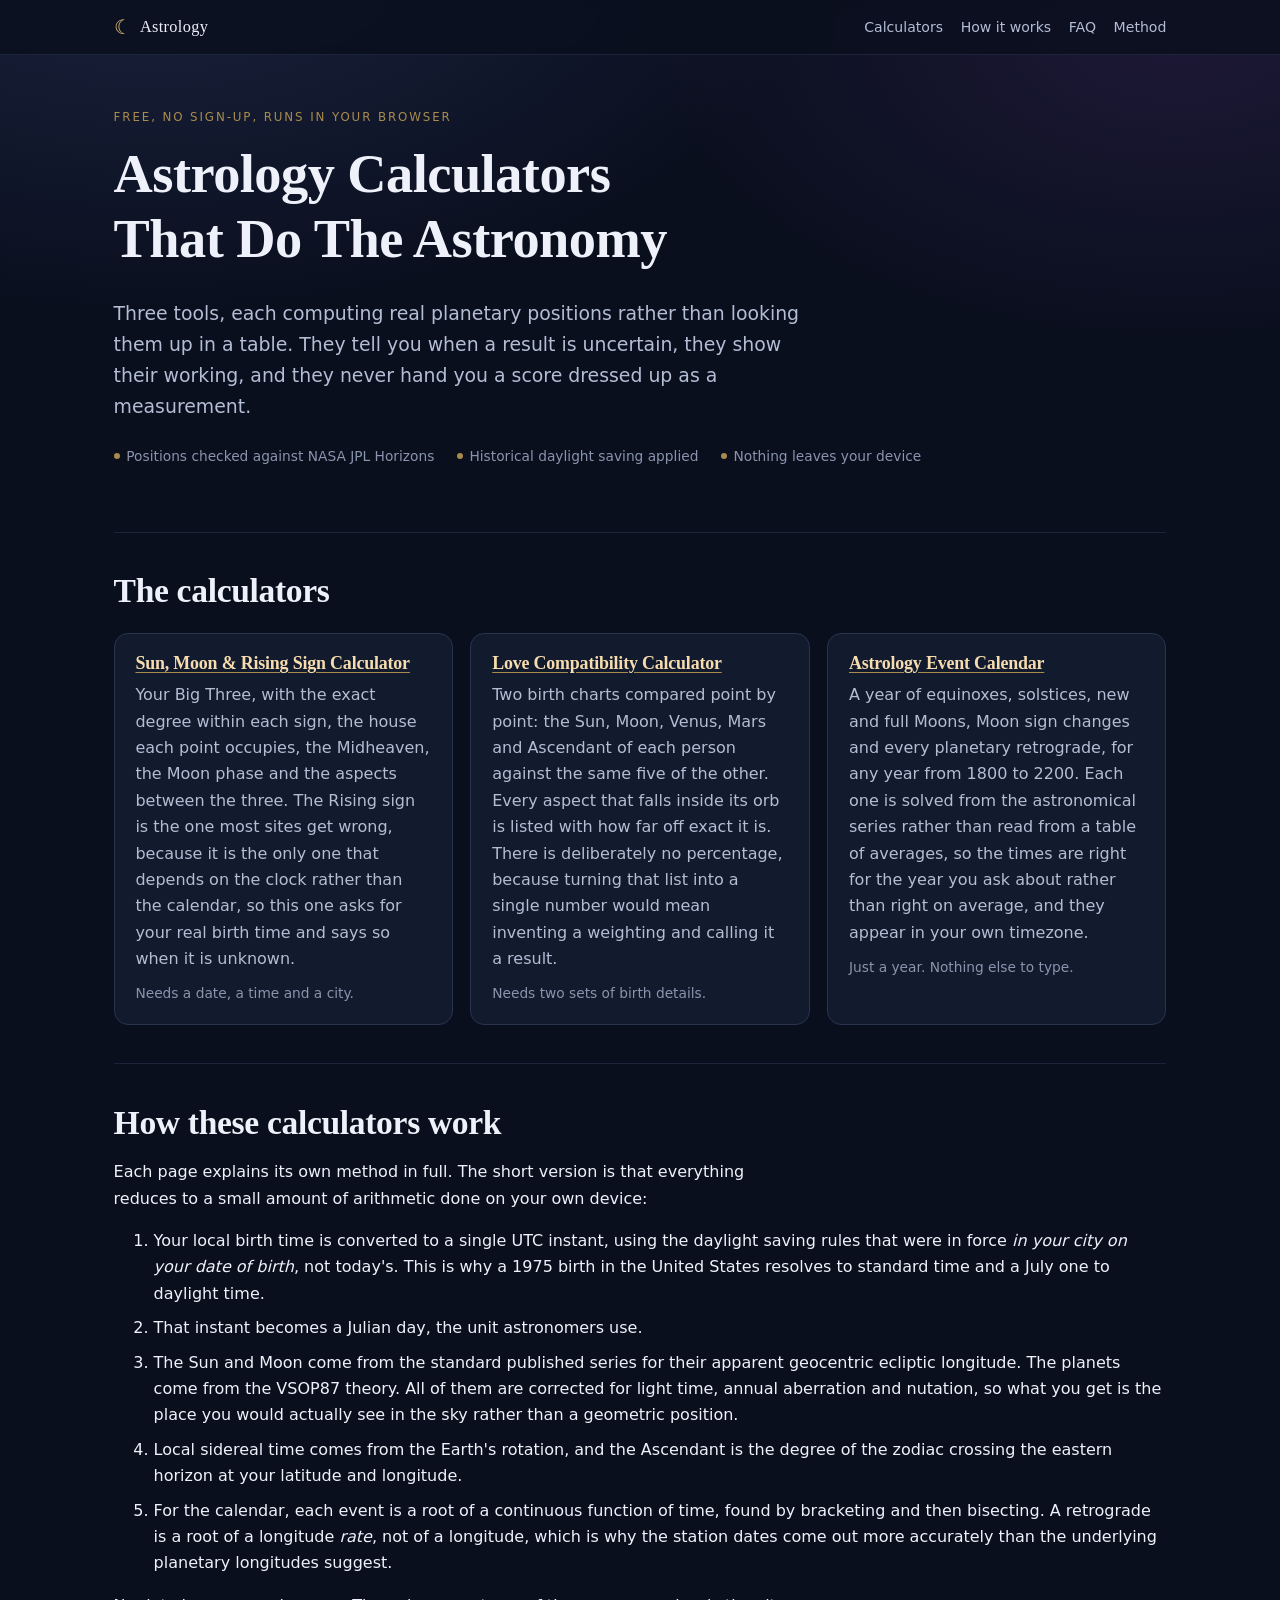
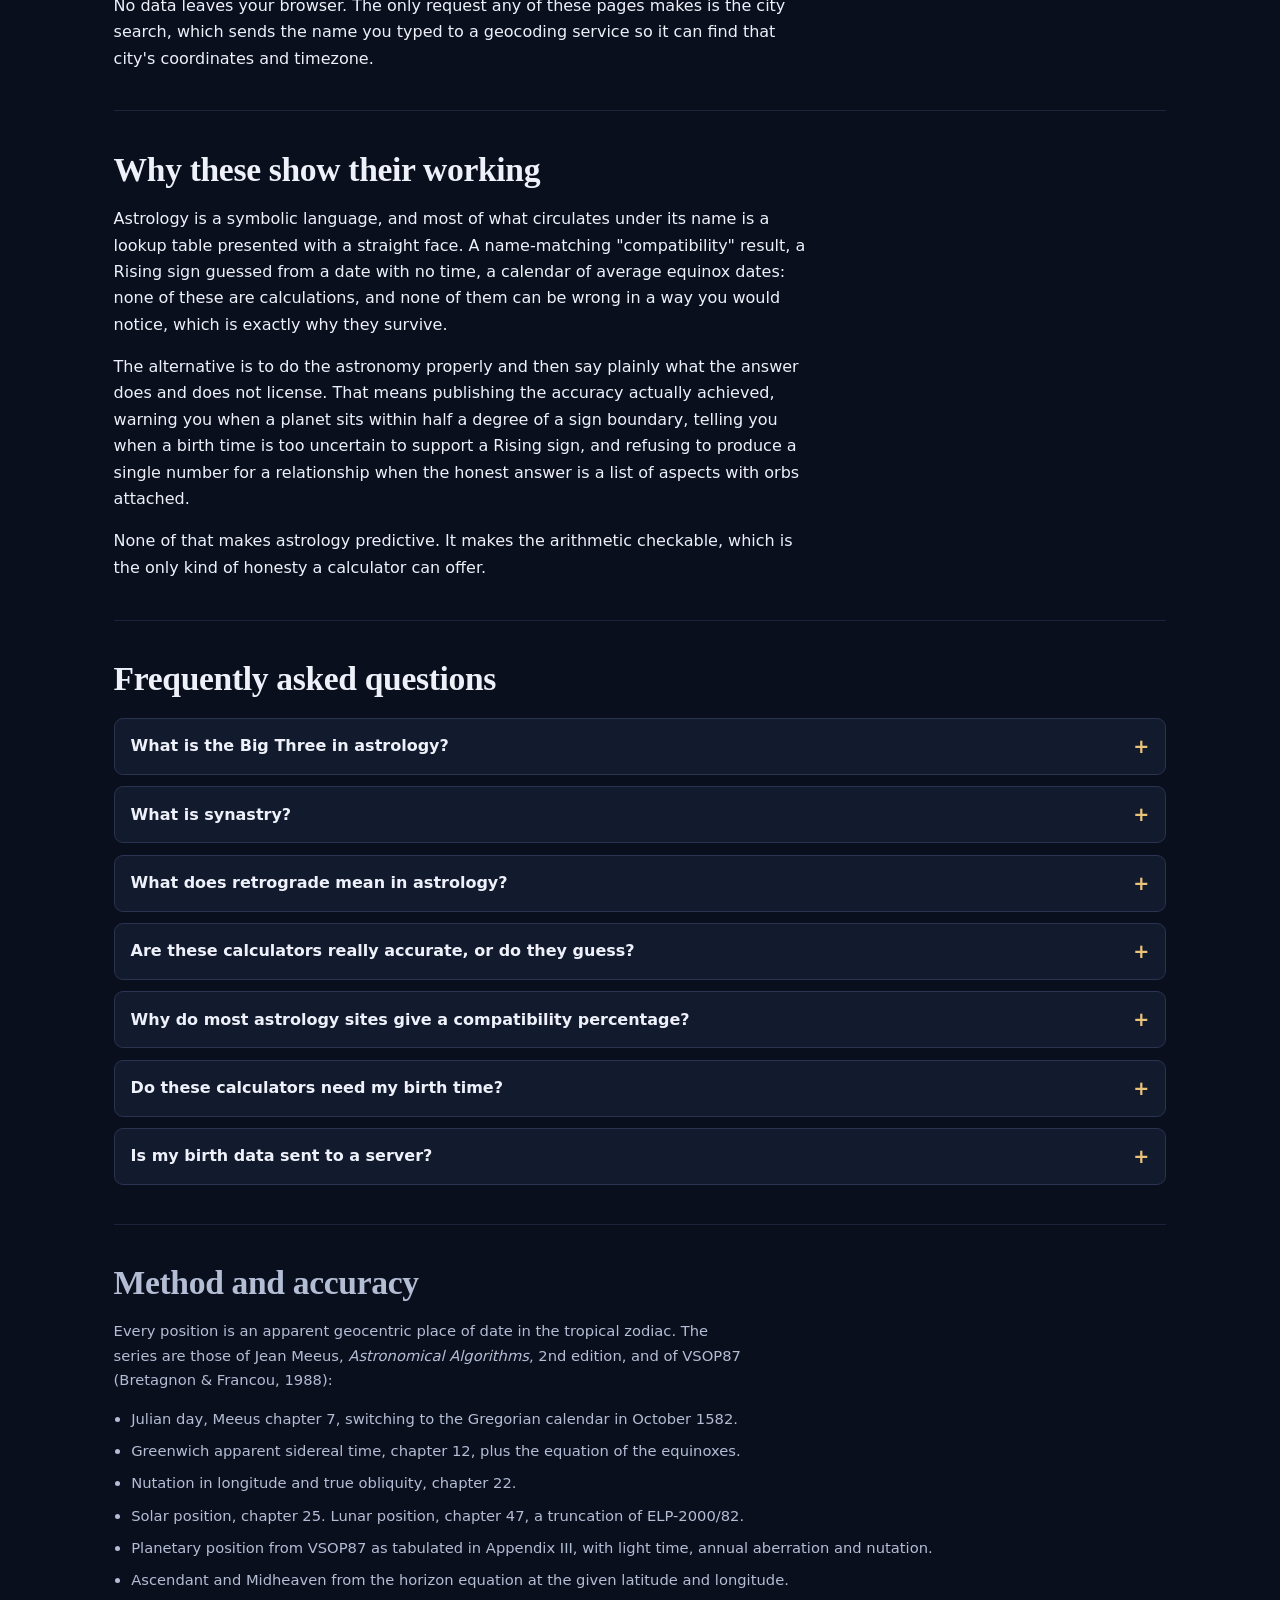
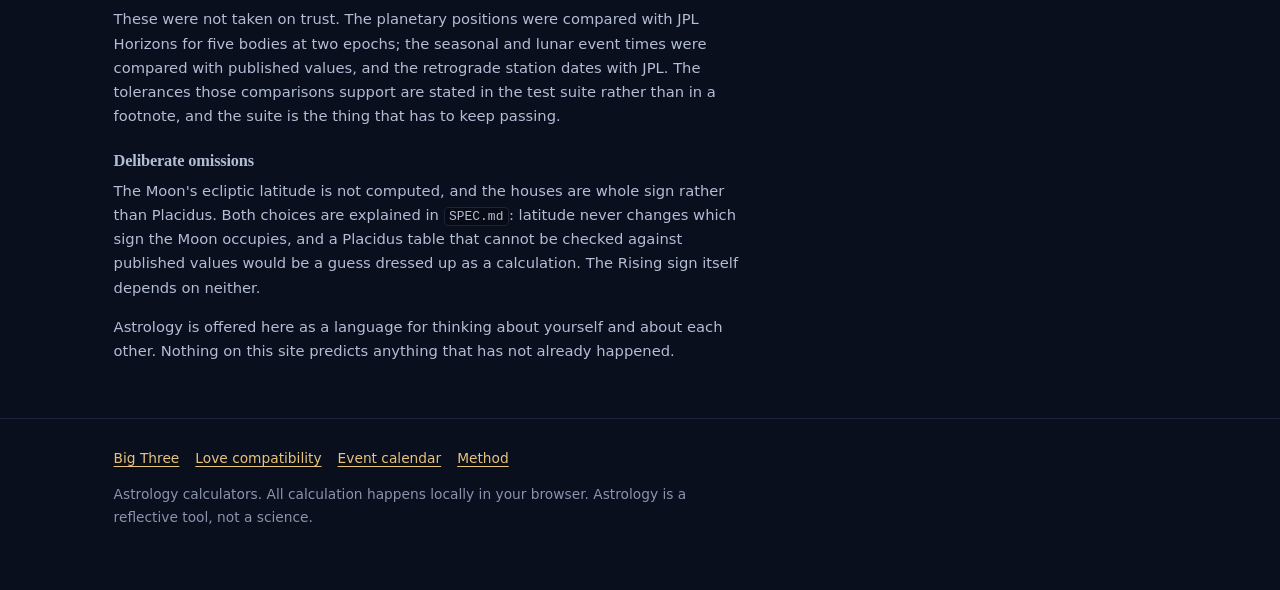
<file: index.html>
﻿<!DOCTYPE html>
<html lang="en">
<head>
<meta charset="utf-8">
<meta name="viewport" content="width=device-width, initial-scale=1">
<title>Astrology Calculators - Big Three, Compatibility, Calendar</title>
<meta name="description" content="Free astrology calculators that do the real astronomy: your Big Three, a two person compatibility comparison with no invented score, and an event calendar for any year.">
<meta name="theme-color" content="#0a0f1e">
<link rel="canonical" href="https://astrology-calculator-ebon.vercel.app/">

<script type="application/ld+json">
{
  "@context": "https://schema.org",
  "@graph": [
    {
      "@type": "WebSite",
      "@id": "https://astrology-calculator-ebon.vercel.app/#website",
      "name": "Astrology",
      "url": "https://astrology-calculator-ebon.vercel.app/",
      "description": "A small set of astrology calculators that compute real astronomical positions in the browser, and that show their working rather than handing back a score."
    },
    {
      "@type": "CollectionPage",
      "@id": "https://astrology-calculator-ebon.vercel.app/#tools",
      "url": "https://astrology-calculator-ebon.vercel.app/",
      "name": "Astrology calculators",
      "isPartOf": { "@id": "https://astrology-calculator-ebon.vercel.app/#website" },
      "about": [
        { "@type": "Thing", "name": "Sun, Moon and Rising sign calculator" },
        { "@type": "Thing", "name": "Love compatibility calculator" },
        { "@type": "Thing", "name": "Astrology event calendar" }
      ],
      "mainEntity": {
        "@type": "ItemList",
        "itemListOrder": "https://schema.org/ItemListOrderAscending",
        "numberOfItems": 3,
        "itemListElement": [
          {
            "@type": "ListItem",
            "position": 1,
            "name": "Sun, Moon & Rising Sign Calculator",
            "url": "https://astrology-calculator-ebon.vercel.app/tools/big-three/"
          },
          {
            "@type": "ListItem",
            "position": 2,
            "name": "Love Compatibility Calculator",
            "url": "https://astrology-calculator-ebon.vercel.app/tools/love-calculator/"
          },
          {
            "@type": "ListItem",
            "position": 3,
            "name": "Astrology Event Calendar",
            "url": "https://astrology-calculator-ebon.vercel.app/tools/astro-calendar/"
          }
        ]
      }
    },
    {
      "@type": "FAQPage",
      "@id": "https://astrology-calculator-ebon.vercel.app/#faq",
      "mainEntity": [
        {
          "@type": "Question",
          "name": "What is the Big Three in astrology?",
          "acceptedAnswer": {
            "@type": "Answer",
            "text": "The Big Three is the Sun sign, the Moon sign and the Rising sign, or Ascendant. The Sun is your conscious identity and sense of purpose. The Moon is what you need in order to feel safe. The Rising is the degree of the zodiac that was on the eastern horizon as you were born, and it describes the impression you make and the doorway through which you meet everything else in the chart."
          }
        },
        {
          "@type": "Question",
          "name": "What is synastry?",
          "acceptedAnswer": {
            "@type": "Answer",
            "text": "Synastry is the comparison of two birth charts with each other. The Sun, Moon, Venus, Mars and Ascendant of one chart are measured against the same five points of the other, and where the separation falls inside the orb of a known aspect, that is a real aspect between the two people. It is sometimes called a compatibility chart."
          }
        },
        {
          "@type": "Question",
          "name": "What does retrograde mean in astrology?",
          "acceptedAnswer": {
            "@type": "Answer",
            "text": "A planet is retrograde when, seen from Earth, it appears to drift backwards against the zodiac. It happens when the Earth's own orbital motion overtakes the planet's, which happens to the inner planets often and to the outer planets rarely. Mercury retrogrades about three times a year, Mars about every two years, and Jupiter and Saturn about once a year."
          }
        },
        {
          "@type": "Question",
          "name": "Are these calculators really accurate, or do they guess?",
          "acceptedAnswer": {
            "@type": "Answer",
            "text": "They compute real positions from published astronomical series, referred to Jean Meeus's Astronomical Algorithms and to the VSOP87 planetary theory, including light time, aberration and nutation. The Sun, Moon and planetary positions have been checked against NASA JPL Horizons, and the equinox, solstice, moon phase and retrograde dates this site publishes are checked against published values and JPL. Where something is deliberately left out, such as the Moon's ecliptic latitude, the page says so rather than quietly approximating."
          }
        },
        {
          "@type": "Question",
          "name": "Why do most astrology sites give a compatibility percentage?",
          "acceptedAnswer": {
            "@type": "Answer",
            "text": "Because a percentage is easy to display and hard to justify. Producing one means deciding how much a square should count against a trine, and that weighting is a choice rather than something found in the sky. A reader cannot tell a measurement from a preference once it is reduced to one number, so the compatibility tool here lists the actual aspects and their orbs instead."
          }
        },
        {
          "@type": "Question",
          "name": "Do these calculators need my birth time?",
          "acceptedAnswer": {
            "@type": "Answer",
            "text": "For the Rising sign, yes, and that is unavoidable: the Ascendant moves about fifteen degrees an hour, so two hours of uncertainty can span most of a sign. The Sun and Moon need only the date. Every tool here says plainly when a birth time is unknown rather than substituting noon and presenting the result as if it were real."
          }
        },
        {
          "@type": "Question",
          "name": "Is my birth data sent to a server?",
          "acceptedAnswer": {
            "@type": "Answer",
            "text": "No. Every calculation happens inside your own browser and nothing you type is uploaded. The only network request any of these pages makes is a search for the city name you typed, sent to the Open-Meteo geocoding service, so it can find that city's coordinates and timezone. No name is ever stored."
          }
        }
      ]
    }
  ]
}
</script>

<link rel="stylesheet" href="css/styles.css">
</head>
<body>
<a class="skip-link" href="#tools">Skip to the calculators</a>

<header class="site-header">
  <div class="wrap">
    <a class="brand" href="./"><span aria-hidden="true">&#9790;</span> Astrology</a>
    <nav class="site-nav" aria-label="Sections">
      <a href="#tools">Calculators</a>
      <a href="#how">How it works</a>
      <a href="#faq">FAQ</a>
      <a href="#method">Method</a>
    </nav>
  </div>
</header>

<main>
  <div class="wrap">

    <section class="hero">
      <span class="eyebrow">Free, no sign-up, runs in your browser</span>
      <h1>Astrology Calculators That Do The Astronomy</h1>
      <p class="lede">Three tools, each computing real planetary positions rather than
        looking them up in a table. They tell you when a result is uncertain, they
        show their working, and they never hand you a score dressed up as a
        measurement.</p>
      <ul class="hero-facts">
        <li>Positions checked against NASA JPL Horizons</li>
        <li>Historical daylight saving applied</li>
        <li>Nothing leaves your device</li>
      </ul>
    </section>

    <section class="explain" id="tools">
      <h2>The calculators</h2>
      <div class="tool-grid">
        <article class="tool-card">
          <h3><a href="tools/big-three/">Sun, Moon &amp; Rising Sign Calculator</a></h3>
          <p>Your Big Three, with the exact degree within each sign, the house each
            point occupies, the Midheaven, the Moon phase and the aspects between
            the three. The Rising sign is the one most sites get wrong, because it
            is the only one that depends on the clock rather than the calendar, so
            this one asks for your real birth time and says so when it is unknown.</p>
          <p class="tool-note">Needs a date, a time and a city.</p>
        </article>

        <article class="tool-card">
          <h3><a href="tools/love-calculator/">Love Compatibility Calculator</a></h3>
          <p>Two birth charts compared point by point: the Sun, Moon, Venus, Mars
            and Ascendant of each person against the same five of the other. Every
            aspect that falls inside its orb is listed with how far off exact it
            is. There is deliberately no percentage, because turning that list into
            a single number would mean inventing a weighting and calling it a
            result.</p>
          <p class="tool-note">Needs two sets of birth details.</p>
        </article>

        <article class="tool-card">
          <h3><a href="tools/astro-calendar/">Astrology Event Calendar</a></h3>
          <p>A year of equinoxes, solstices, new and full Moons, Moon sign changes
            and every planetary retrograde, for any year from 1800 to 2200. Each
            one is solved from the astronomical series rather than read from a table
            of averages, so the times are right for the year you ask about rather
            than right on average, and they appear in your own timezone.</p>
          <p class="tool-note">Just a year. Nothing else to type.</p>
        </article>
      </div>
    </section>

    <section class="explain" id="how">
      <h2>How these calculators work</h2>
      <p>Each page explains its own method in full. The short version is that
        everything reduces to a small amount of arithmetic done on your own
        device:</p>
      <ol>
        <li>Your local birth time is converted to a single UTC instant, using the
          daylight saving rules that were in force <em>in your city on your date
          of birth</em>, not today's. This is why a 1975 birth in the United
          States resolves to standard time and a July one to daylight time.</li>
        <li>That instant becomes a Julian day, the unit astronomers use.</li>
        <li>The Sun and Moon come from the standard published series for their
          apparent geocentric ecliptic longitude. The planets come from the VSOP87
          theory. All of them are corrected for light time, annual aberration and
          nutation, so what you get is the place you would actually see in the sky
          rather than a geometric position.</li>
        <li>Local sidereal time comes from the Earth's rotation, and the Ascendant
          is the degree of the zodiac crossing the eastern horizon at your
          latitude and longitude.</li>
        <li>For the calendar, each event is a root of a continuous function of
          time, found by bracketing and then bisecting. A retrograde is a root of a
          longitude <em>rate</em>, not of a longitude, which is why the station dates
          come out more accurately than the underlying planetary longitudes
          suggest.</li>
      </ol>
      <p>No data leaves your browser. The only request any of these pages makes is
        the city search, which sends the name you typed to a geocoding service so
        it can find that city's coordinates and timezone.</p>
    </section>

    <section class="explain" id="why">
      <h2>Why these show their working</h2>
      <p>Astrology is a symbolic language, and most of what circulates under its
        name is a lookup table presented with a straight face. A name-matching
        "compatibility" result, a Rising sign guessed from a date with no time, a
        calendar of average equinox dates: none of these are calculations, and none
        of them can be wrong in a way you would notice, which is exactly why they
        survive.</p>
      <p>The alternative is to do the astronomy properly and then say plainly what
        the answer does and does not license. That means publishing the accuracy
        actually achieved, warning you when a planet sits within half a degree of a
        sign boundary, telling you when a birth time is too uncertain to support a
        Rising sign, and refusing to produce a single number for a relationship
        when the honest answer is a list of aspects with orbs attached.</p>
      <p>None of that makes astrology predictive. It makes the arithmetic checkable,
        which is the only kind of honesty a calculator can offer.</p>
    </section>

    <section class="explain" id="faq">
      <h2>Frequently asked questions</h2>
      <div class="faq">
        <details>
          <summary>What is the Big Three in astrology?</summary>
          <div class="faq-body">
            <p>The Big Three is the Sun sign, the Moon sign and the Rising sign, or
            Ascendant.</p>
            <p>The Sun is your conscious identity and sense of purpose. The Moon is
            what you need in order to feel safe. The Rising is the degree of the
            zodiac that was on the eastern horizon as you were born, and it describes
            the impression you make and the doorway through which you meet
            everything else in the chart.</p>
          </div>
        </details>
        <details>
          <summary>What is synastry?</summary>
          <div class="faq-body">
            <p>Synastry is the comparison of two birth charts with each other.</p>
            <p>The Sun, Moon, Venus, Mars and Ascendant of one chart are measured
            against the same five points of the other, and where the separation falls
            inside the orb of a known aspect, that is a real aspect between the two
            people. It is sometimes called a compatibility chart.</p>
          </div>
        </details>
        <details>
          <summary>What does retrograde mean in astrology?</summary>
          <div class="faq-body">
            <p>A planet is retrograde when, seen from Earth, it appears to drift
            backwards against the zodiac. It happens when the Earth's own orbital
            motion overtakes the planet's, which happens to the inner planets often
            and to the outer planets rarely.</p>
            <p>Mercury retrogrades about three times a year, Mars about every two
            years, and Jupiter and Saturn about once a year.</p>
          </div>
        </details>
        <details>
          <summary>Are these calculators really accurate, or do they guess?</summary>
          <div class="faq-body">
            <p>They compute real positions from published astronomical series,
            referred to Jean Meeus's <em>Astronomical Algorithms</em> and to the
            VSOP87 planetary theory, including light time, aberration and
            nutation.</p>
            <p>The Sun, Moon and planetary positions have been checked against NASA
            JPL Horizons, and the equinox, solstice, moon phase and retrograde dates
            this site publishes are checked against published values and JPL. Where
            something is deliberately left out, such as the Moon's ecliptic
            latitude, the page says so rather than quietly approximating.</p>
          </div>
        </details>
        <details>
          <summary>Why do most astrology sites give a compatibility percentage?</summary>
          <div class="faq-body">
            <p>Because a percentage is easy to display and hard to justify.
            Producing one means deciding how much a square should count against a
            trine, and that weighting is a choice rather than something found in the
            sky.</p>
            <p>A reader cannot tell a measurement from a preference once it is
            reduced to one number, so the compatibility tool here lists the actual
            aspects and their orbs instead.</p>
          </div>
        </details>
        <details>
          <summary>Do these calculators need my birth time?</summary>
          <div class="faq-body">
            <p>For the Rising sign, yes, and that is unavoidable: the Ascendant moves
            about fifteen degrees an hour, so two hours of uncertainty can span most
            of a sign. The Sun and Moon need only the date.</p>
            <p>Every tool here says plainly when a birth time is unknown rather than
            substituting noon and presenting the result as if it were real.</p>
          </div>
        </details>
        <details>
          <summary>Is my birth data sent to a server?</summary>
          <div class="faq-body">
            <p>No. Every calculation happens inside your own browser and nothing you
            type is uploaded.</p>
            <p>The only network request any of these pages makes is a search for the
            city name you typed, sent to the Open-Meteo geocoding service, so it can
            find that city's coordinates and timezone. No name is ever stored.</p>
          </div>
        </details>
      </div>
    </section>

    <section class="explain method" id="method">
      <h2>Method and accuracy</h2>
      <p>Every position is an apparent geocentric place of date in the tropical
        zodiac. The series are those of Jean Meeus, <em>Astronomical Algorithms</em>,
        2nd edition, and of VSOP87 (Bretagnon &amp; Francou, 1988):</p>
      <ul>
        <li>Julian day, Meeus chapter 7, switching to the Gregorian calendar in October 1582.</li>
        <li>Greenwich apparent sidereal time, chapter 12, plus the equation of the equinoxes.</li>
        <li>Nutation in longitude and true obliquity, chapter 22.</li>
        <li>Solar position, chapter 25. Lunar position, chapter 47, a truncation of ELP-2000/82.</li>
        <li>Planetary position from VSOP87 as tabulated in Appendix III, with light time, annual aberration and nutation.</li>
        <li>Ascendant and Midheaven from the horizon equation at the given latitude and longitude.</li>
      </ul>
      <p>These were not taken on trust. The planetary positions were compared with
        JPL Horizons for five bodies at two epochs; the seasonal and lunar event
        times were compared with published values, and the retrograde station dates
        with JPL. The tolerances those comparisons support are stated in the test
        suite rather than in a footnote, and the suite is the thing that has to keep
        passing.</p>
      <h3>Deliberate omissions</h3>
      <p>The Moon's ecliptic latitude is not computed, and the houses are whole sign
        rather than Placidus. Both choices are explained in <code>SPEC.md</code>:
        latitude never changes which sign the Moon occupies, and a Placidus table
        that cannot be checked against published values would be a guess dressed up
        as a calculation. The Rising sign itself depends on neither.</p>
      <p>Astrology is offered here as a language for thinking about yourself and
        about each other. Nothing on this site predicts anything that has not
        already happened.</p>
    </section>

  </div>
</main>

<footer class="site-footer">
  <div class="wrap">
    <nav aria-label="Footer">
      <a href="tools/big-three/">Big Three</a>
      <a href="tools/love-calculator/">Love compatibility</a>
      <a href="tools/astro-calendar/">Event calendar</a>
      <a href="#method">Method</a>
    </nav>
    <p>Astrology calculators. All calculation happens locally in your browser.
    Astrology is a reflective tool, not a science.</p>
  </div>
</footer>

</body>
</html>
</file>
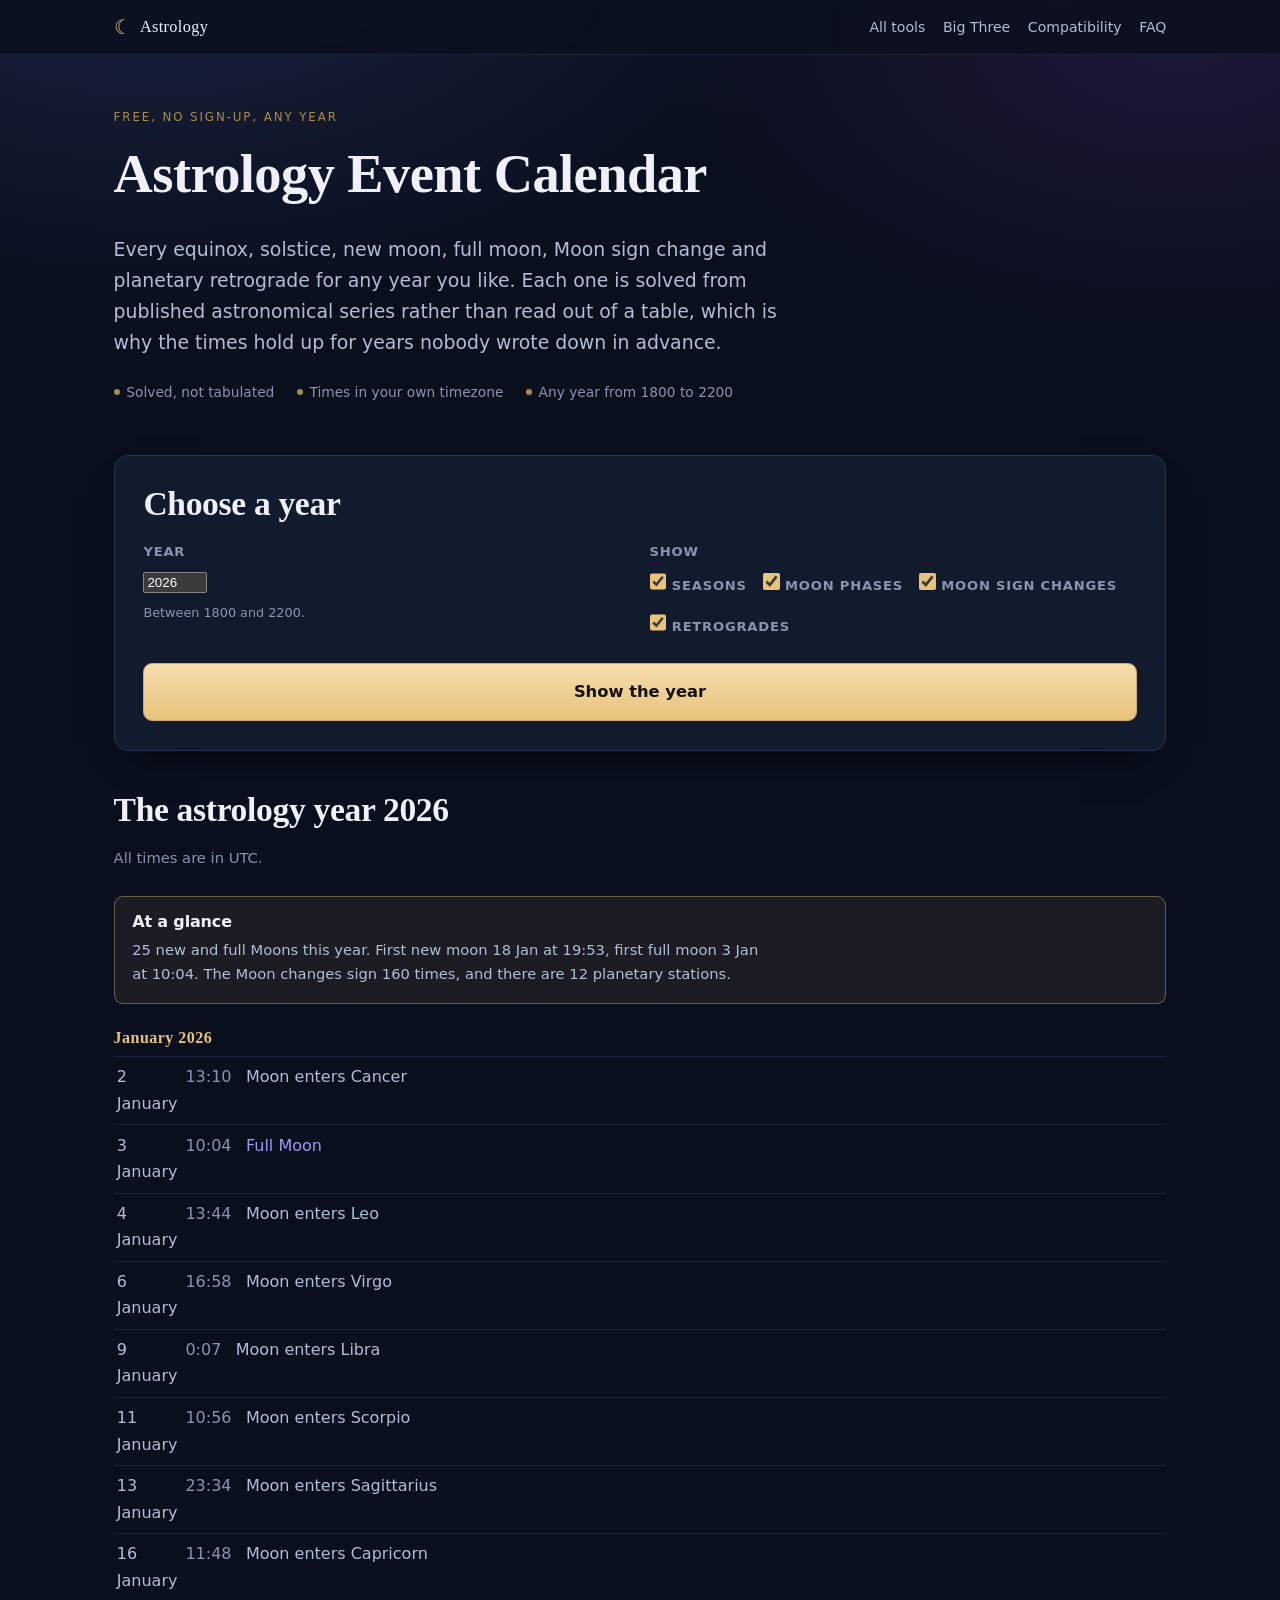
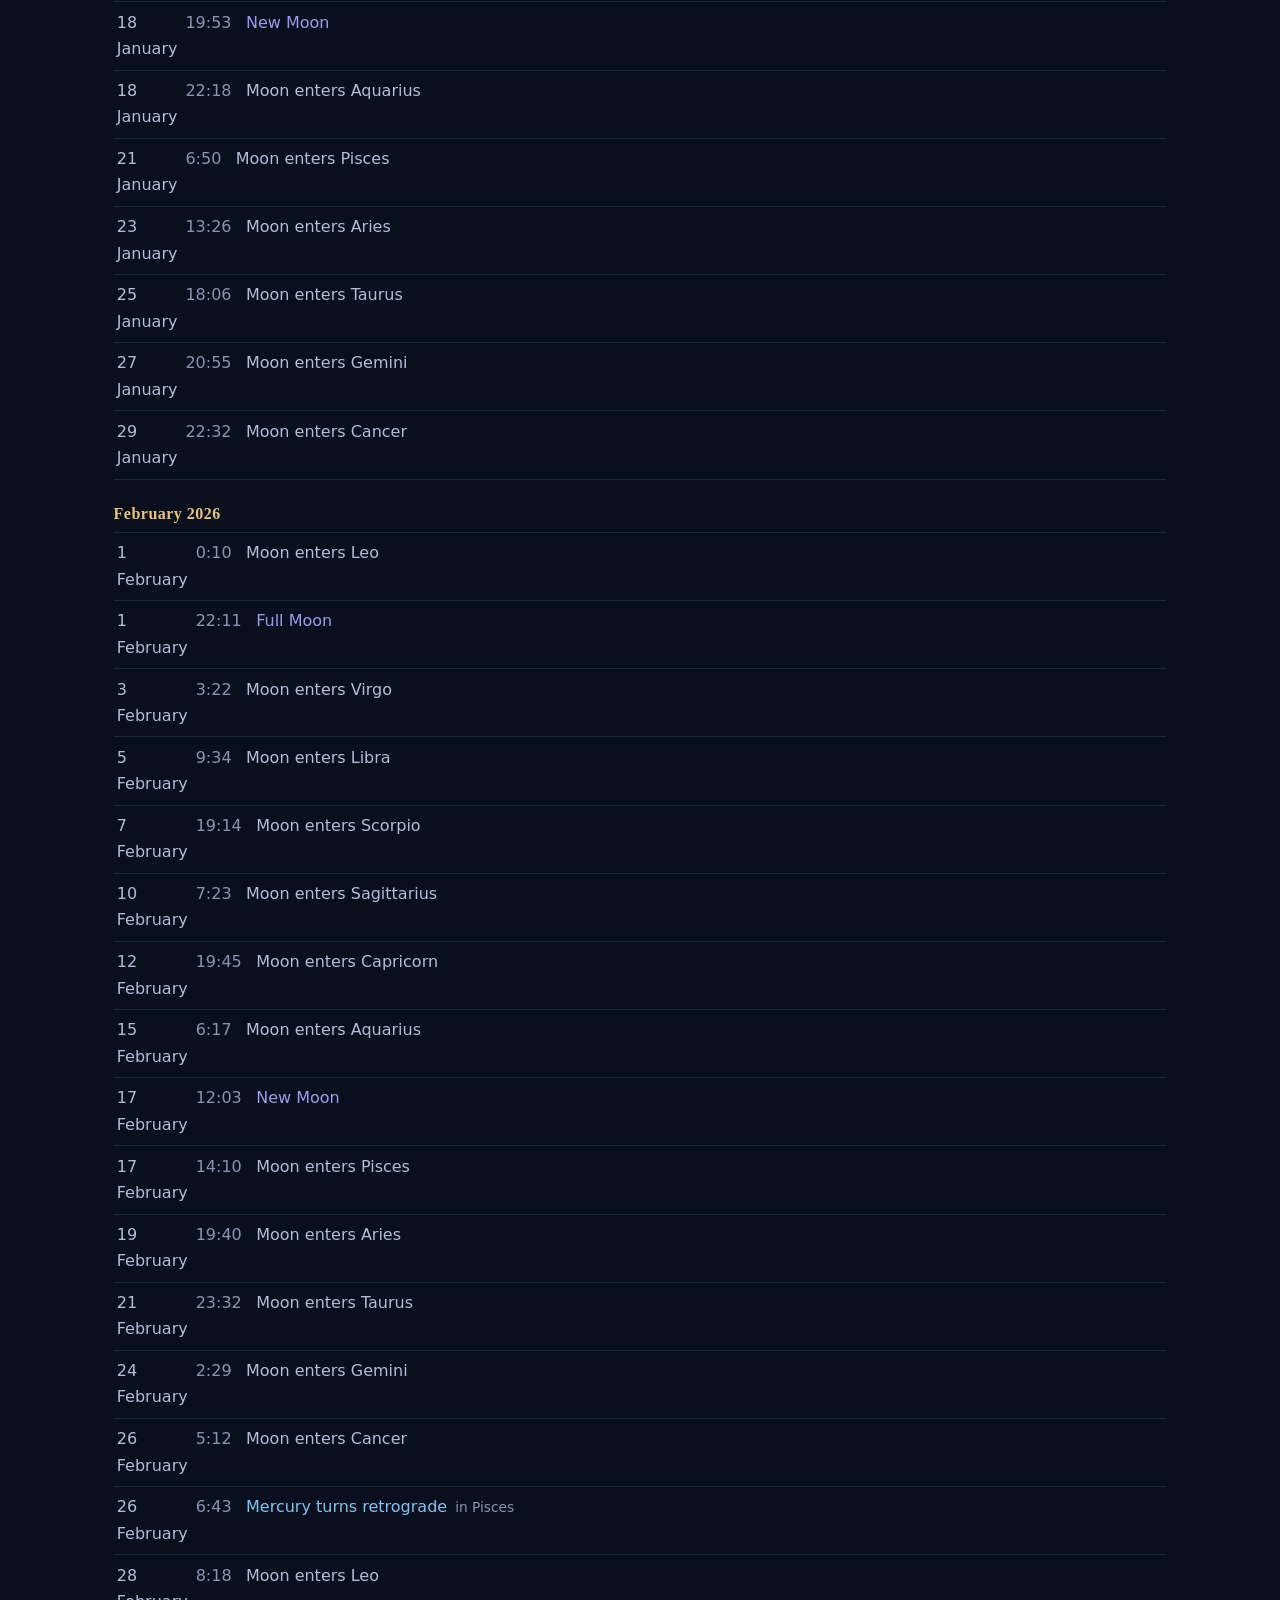
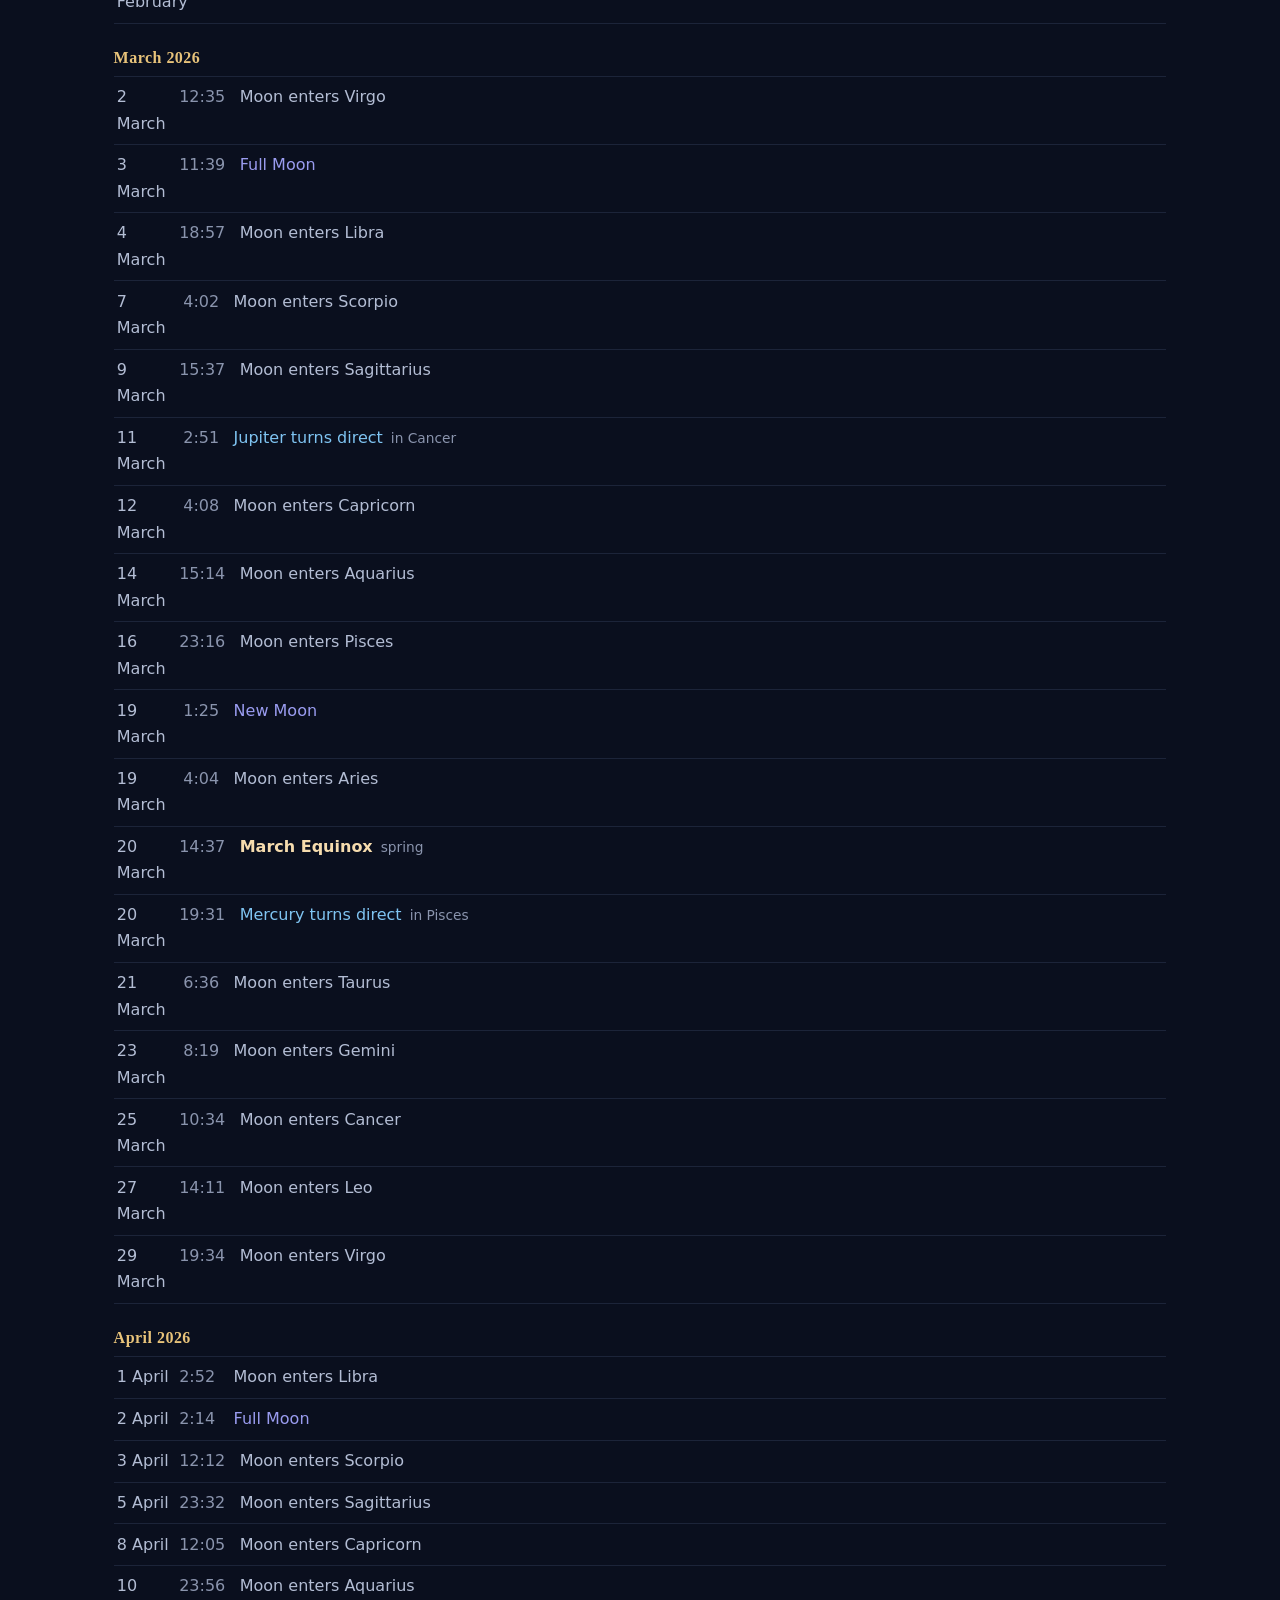
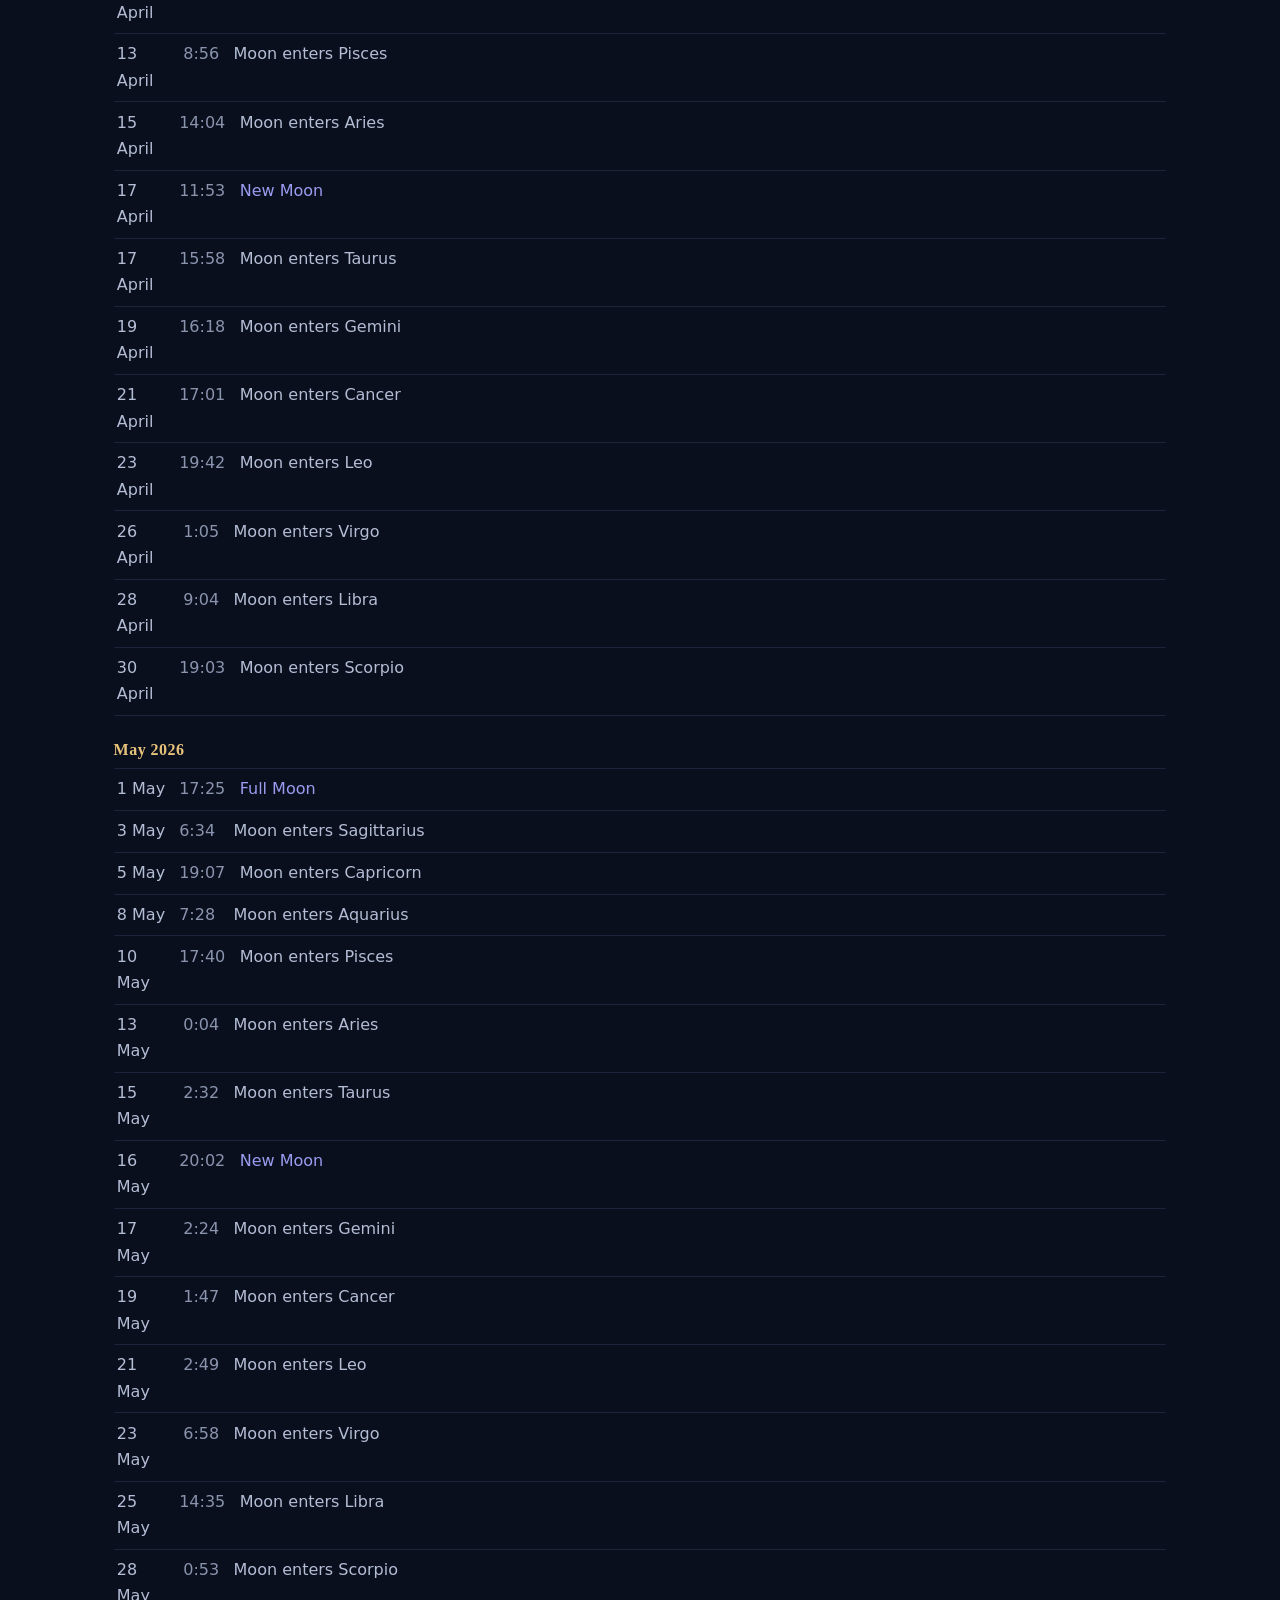
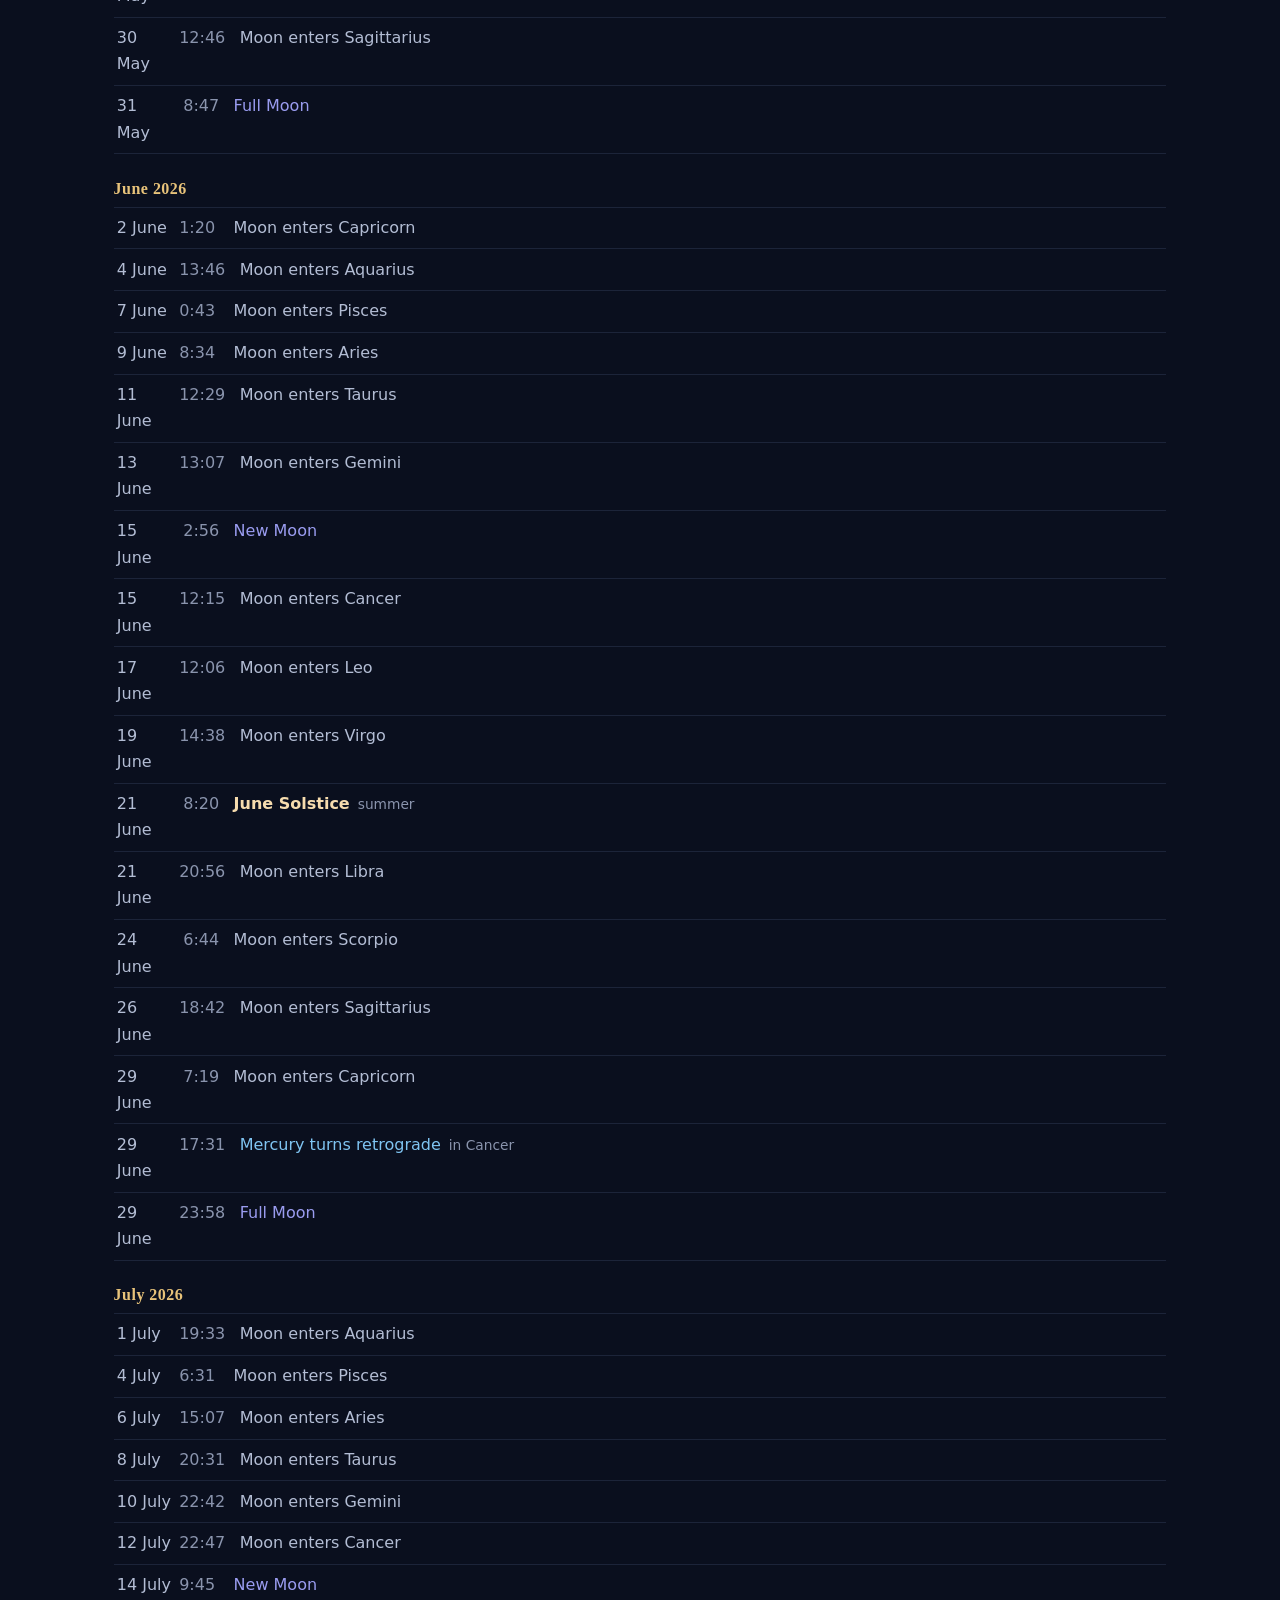
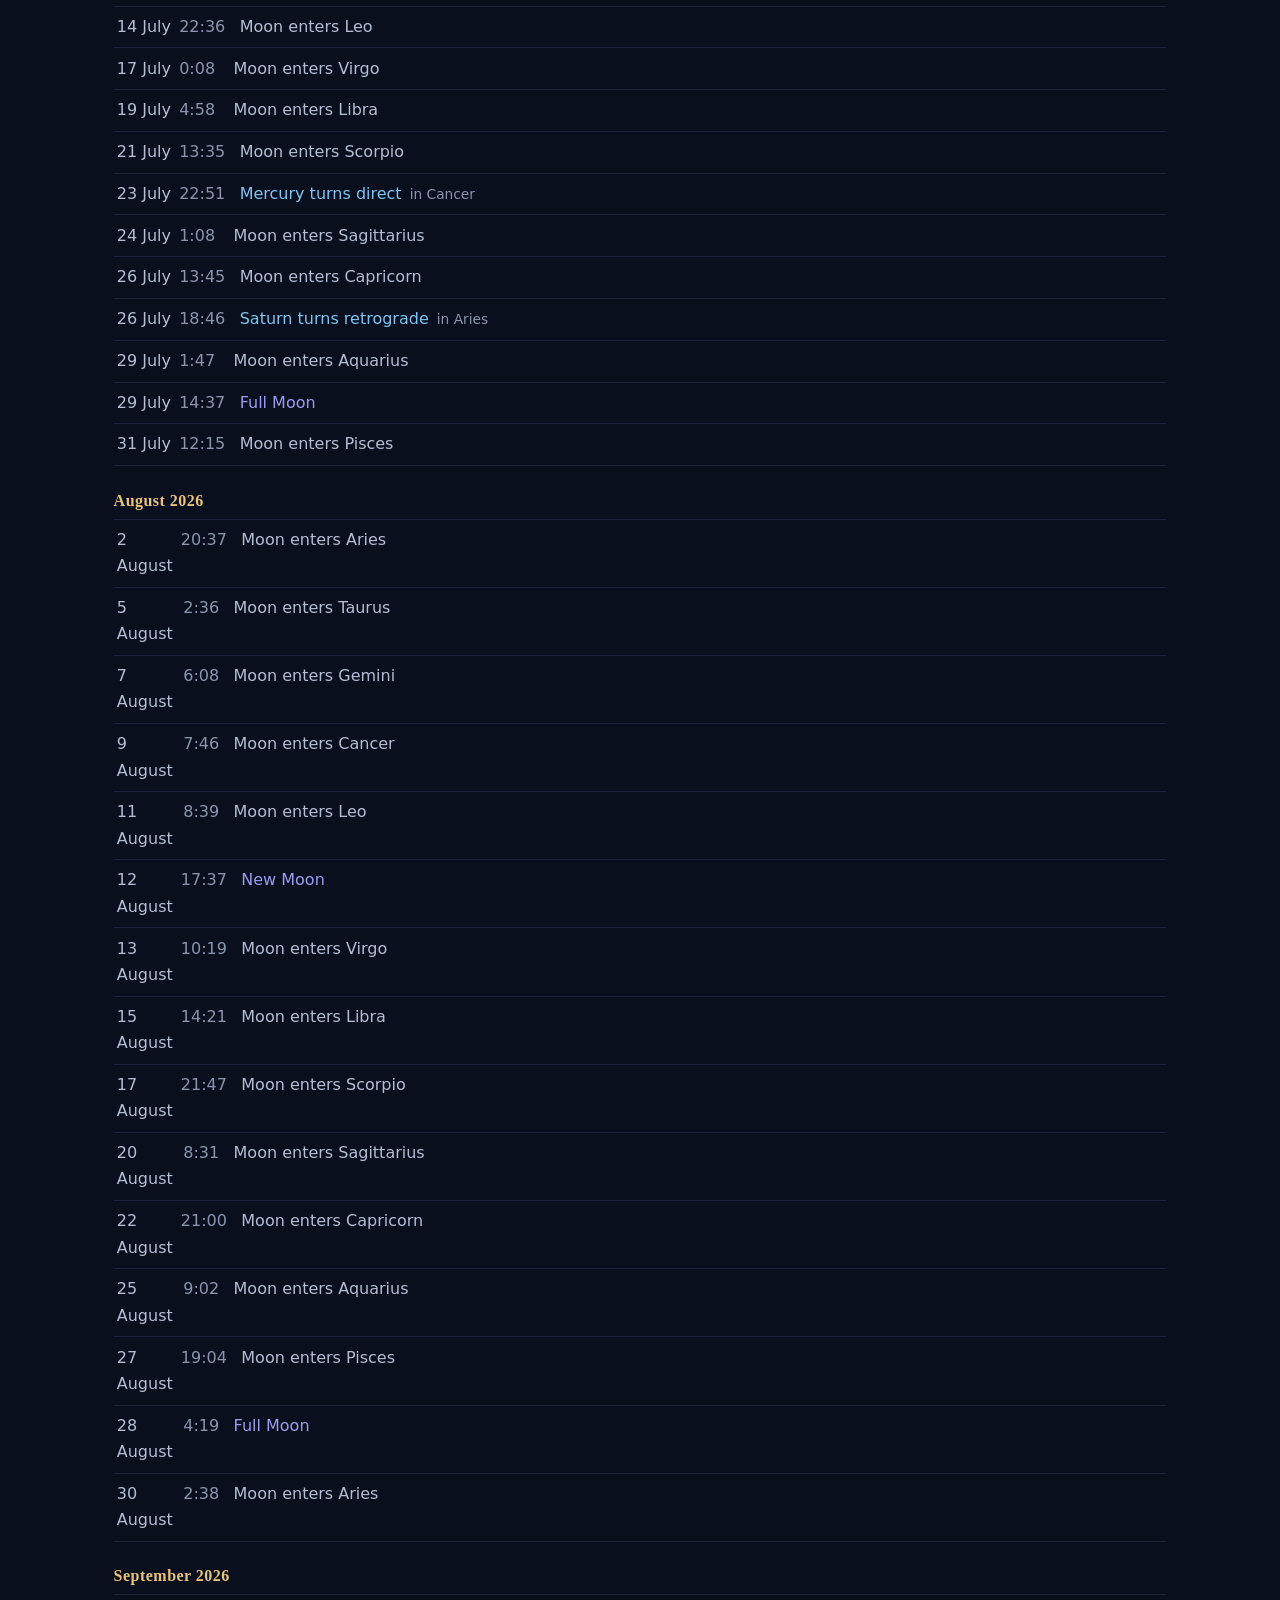
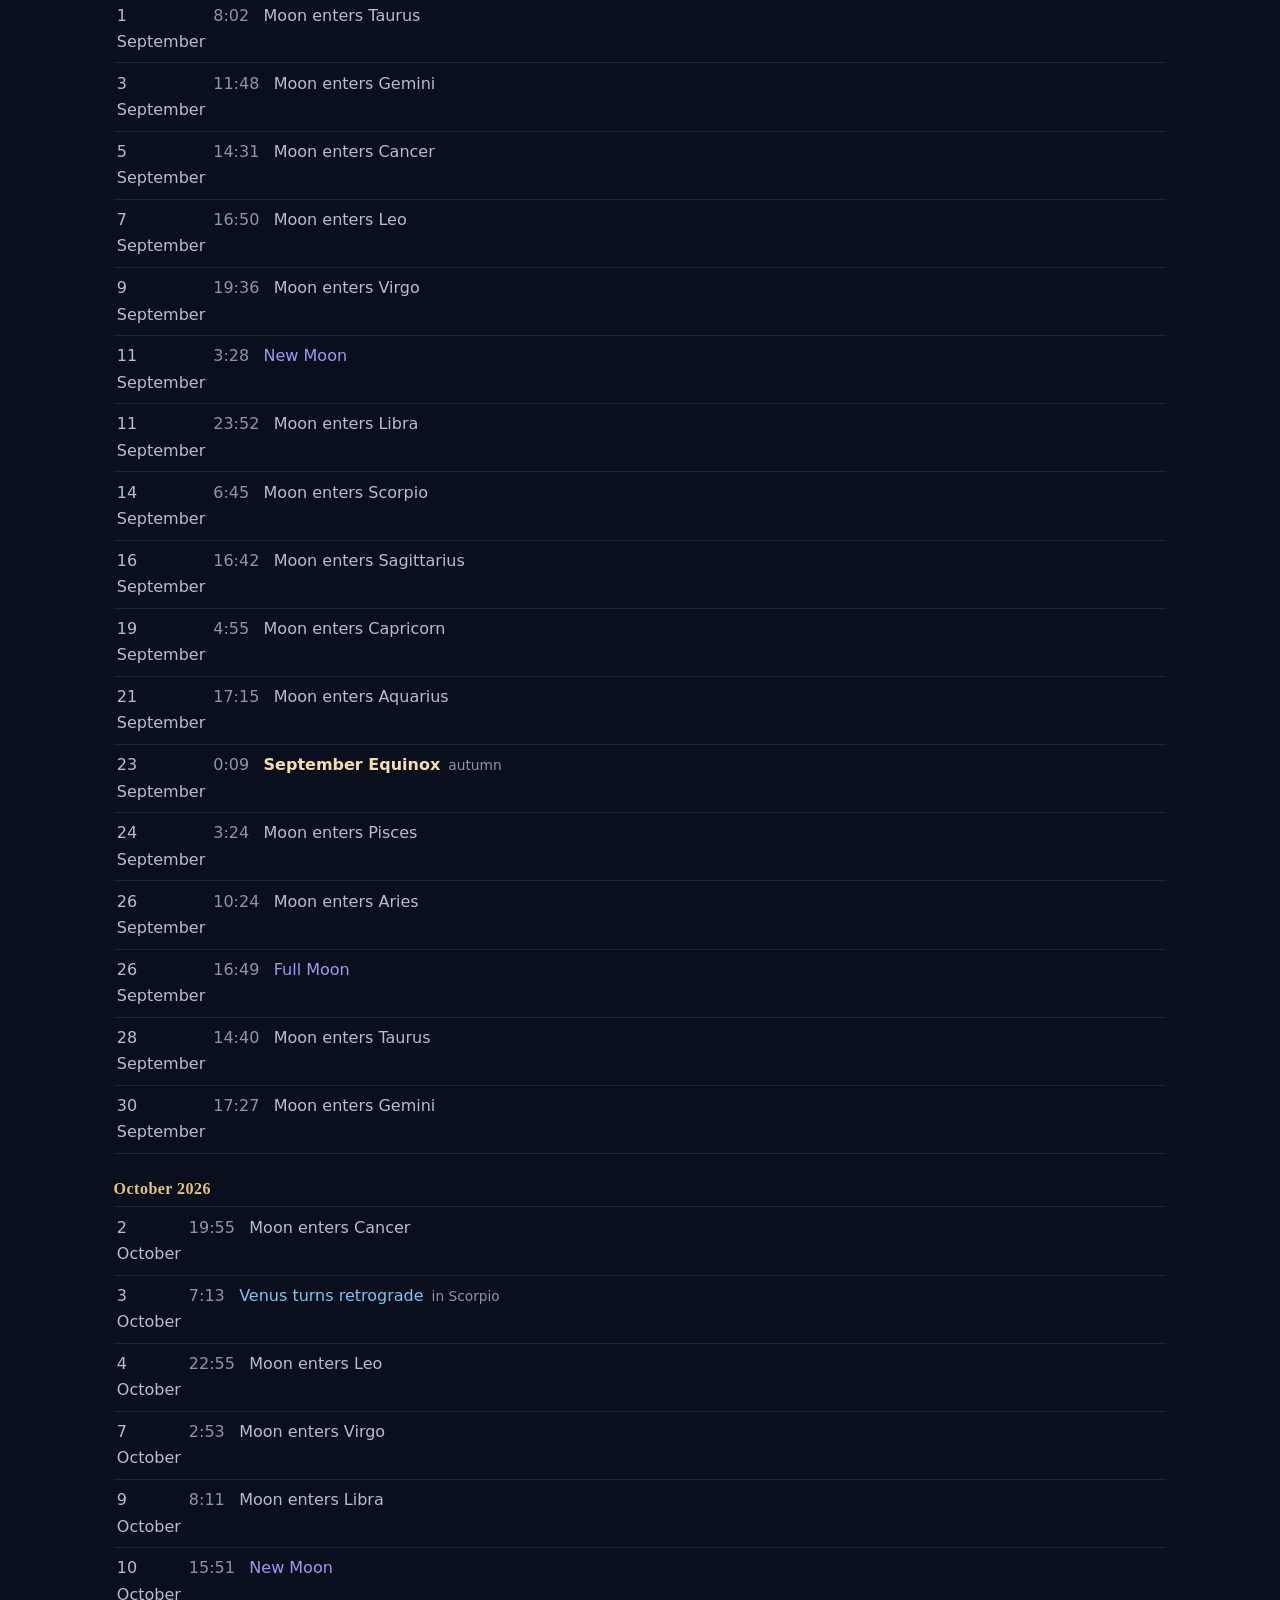
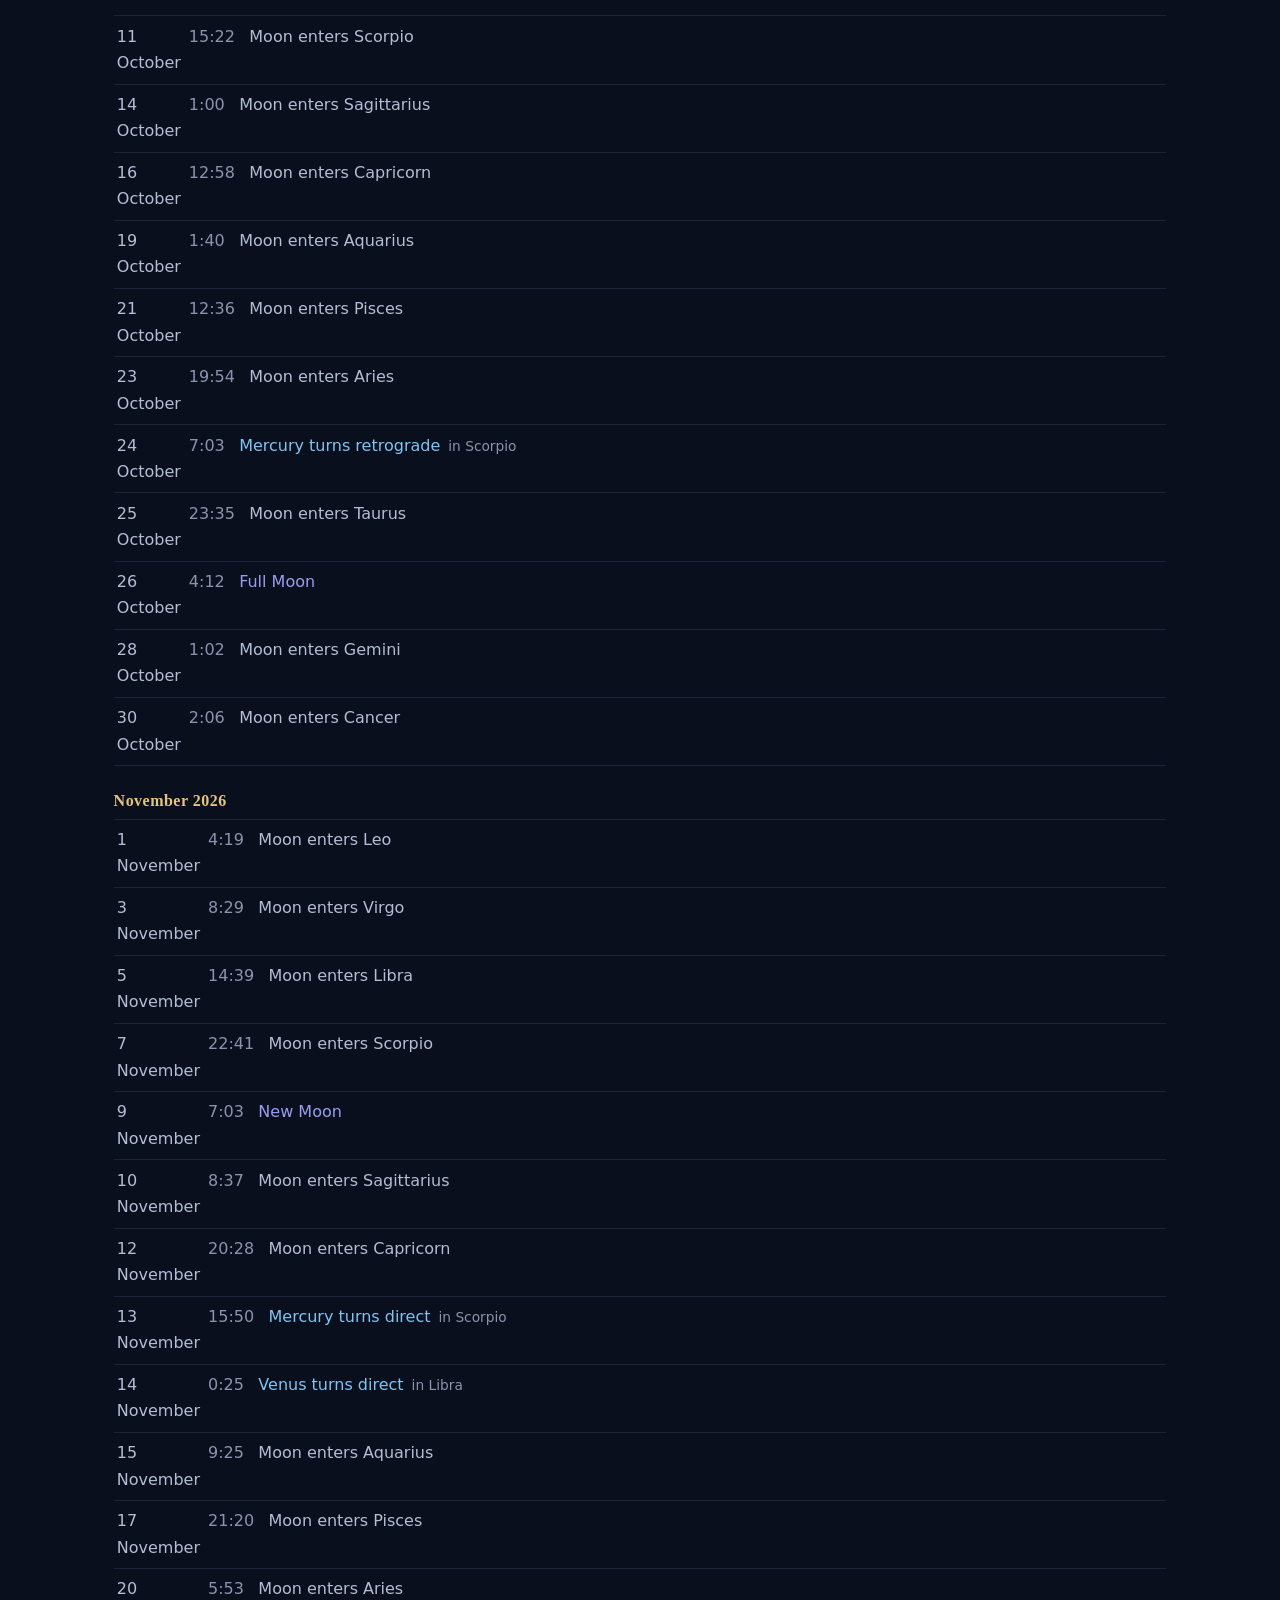
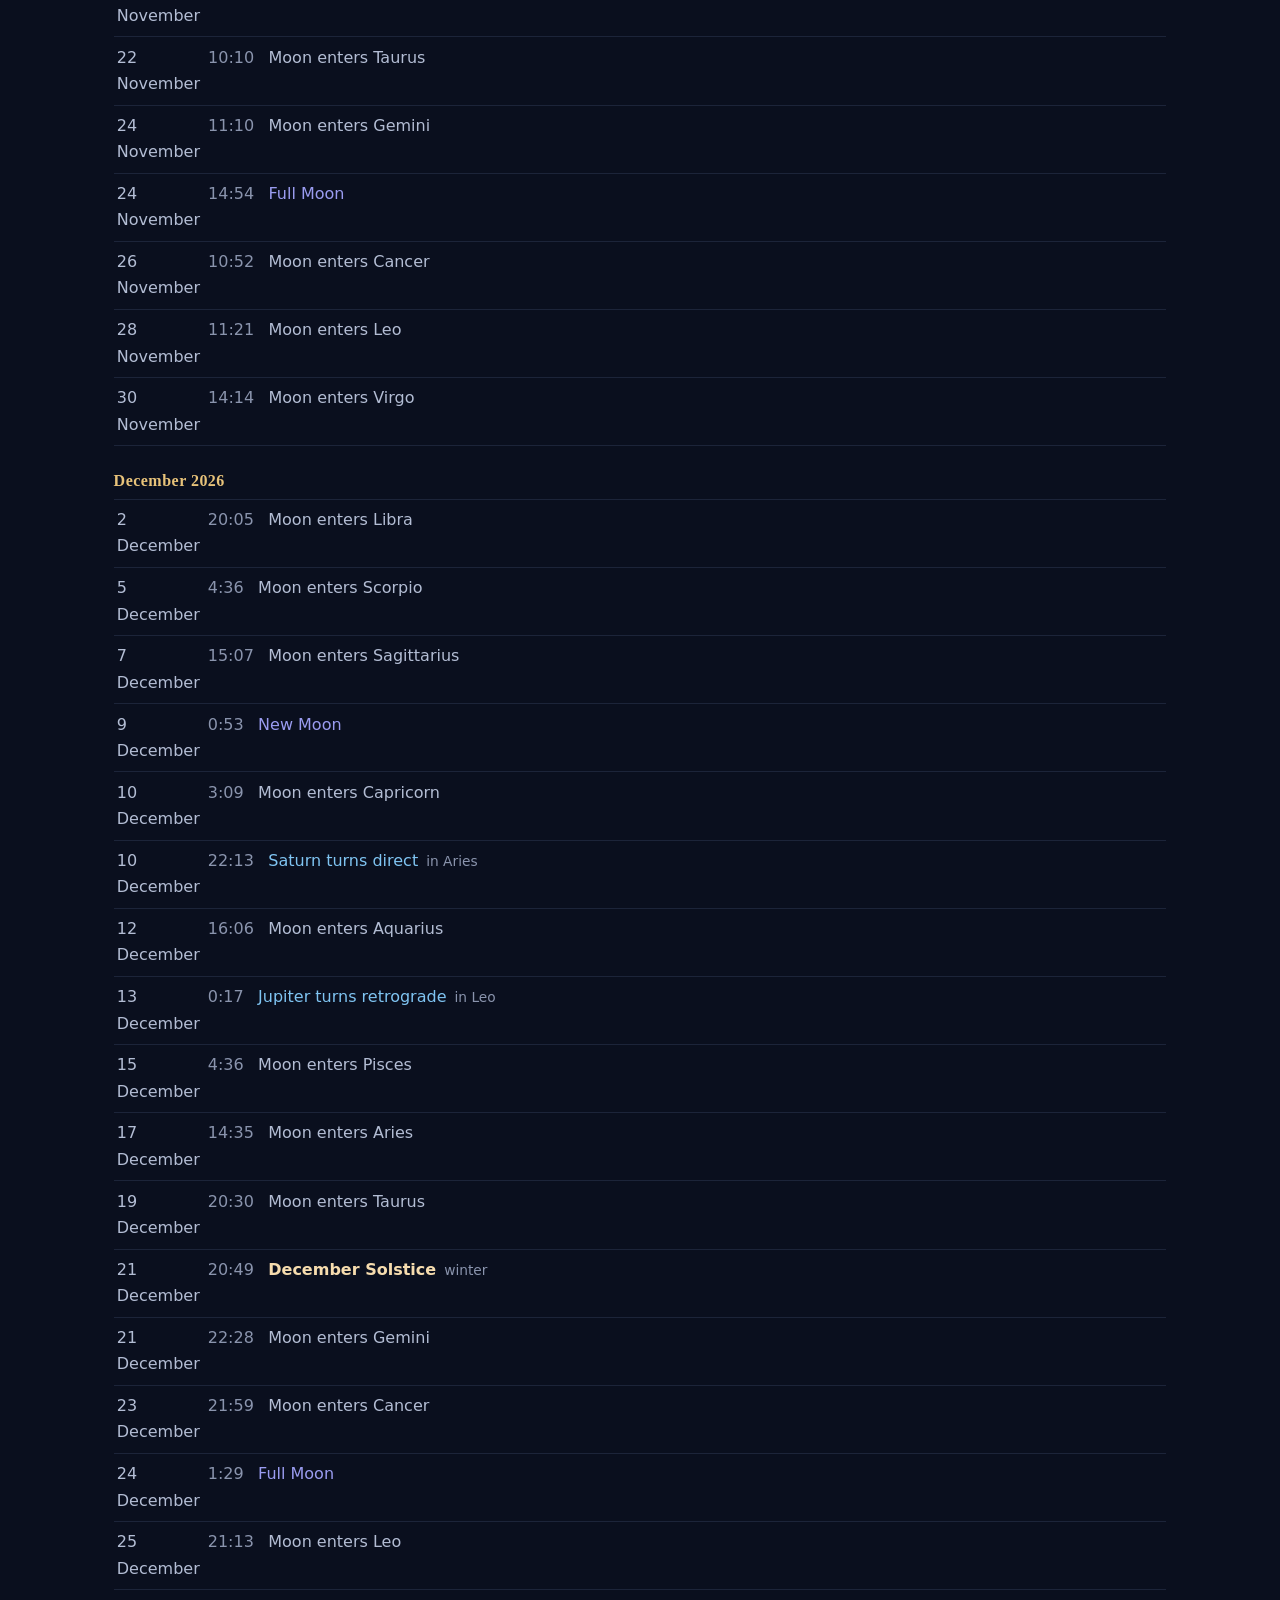
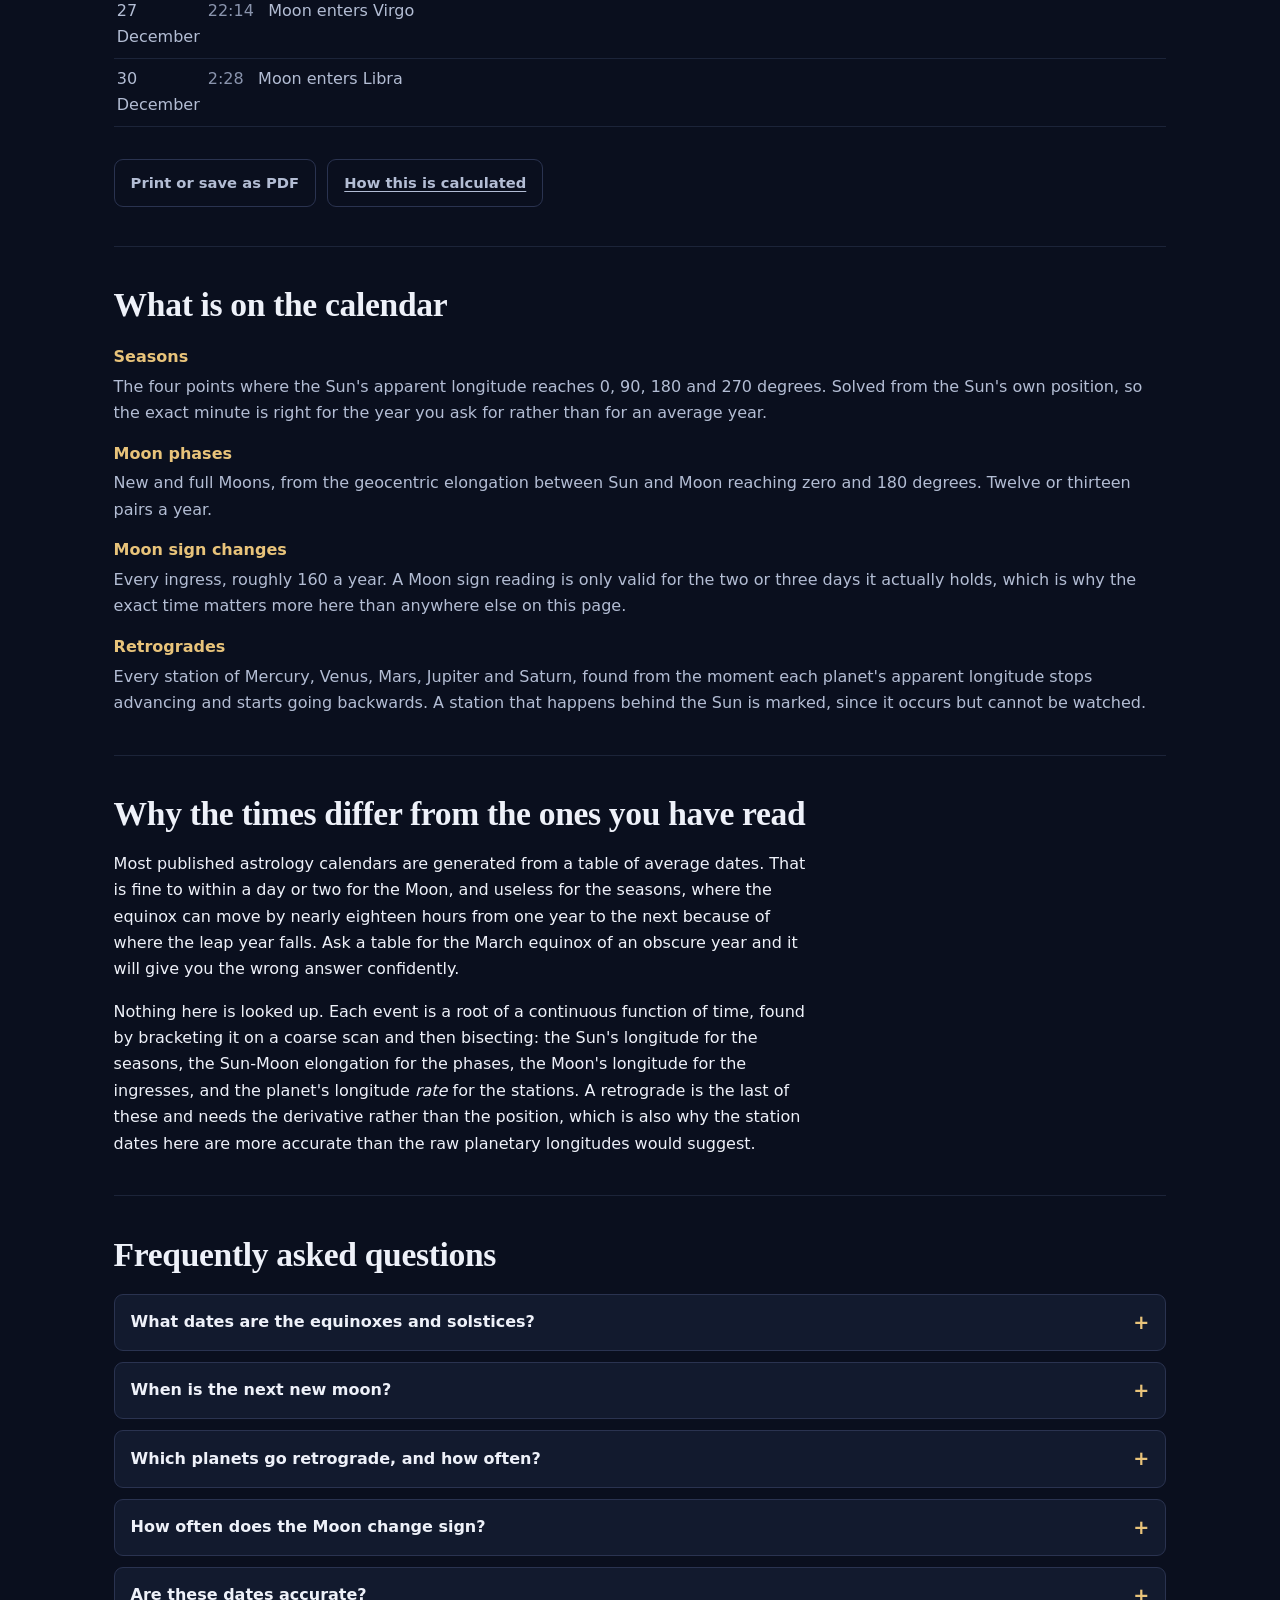
<file: tools/astro-calendar/index.html>
﻿<!DOCTYPE html>
<html lang="en">
<head>
<meta charset="utf-8">
<meta name="viewport" content="width=device-width, initial-scale=1">
<title>Astrology Calendar 2026 - Equinoxes, Moon Phases, Retrogrades</title>
<meta name="description" content="Free astrology event calendar with real equinox and solstice times, new and full moon dates, Moon sign changes and every planetary retrograde for any year. Solved, not tabulated.">
<meta name="theme-color" content="#0a0f1e">
<link rel="canonical" href="https://astrology-calculator-ebon.vercel.app/tools/astro-calendar/">

<script type="application/ld+json">
{
  "@context": "https://schema.org",
  "@graph": [
    {
      "@type": "WebApplication",
      "@id": "https://astrology-calculator-ebon.vercel.app/tools/astro-calendar/#app",
      "name": "Astrology Event Calendar",
      "url": "https://astrology-calculator-ebon.vercel.app/tools/astro-calendar/",
      "applicationCategory": "LifestyleApplication",
      "operatingSystem": "Any modern web browser",
      "browserRequirements": "Requires JavaScript. Works offline once loaded.",
      "description": "A year of astrology events computed from published astronomical series: equinoxes and solstices, new and full Moons, Moon sign changes, and every planetary retrograde station for Mercury, Venus, Mars, Jupiter and Saturn.",
      "offers": { "@type": "Offer", "price": "0", "priceCurrency": "USD" },
      "featureList": [
        "Equinox and solstice times for any year",
        "New and full Moon dates to the minute",
        "Every Moon sign change, about thirteen a month",
        "Retrograde and direct stations for five planets",
        "Times shown in your own timezone"
      ]
    },
    {
      "@type": "FAQPage",
      "@id": "https://astrology-calculator-ebon.vercel.app/tools/astro-calendar/#faq",
      "mainEntity": [
        {
          "@type": "Question",
          "name": "What dates are the equinoxes and solstices?",
          "acceptedAnswer": {
            "@type": "Answer",
            "text": "The March equinox is around 20 March, the June solstice around 21 June, the September equinox around 22 or 23 September, and the December solstice around 21 December. The exact minute shifts by up to eighteen hours from year to year because of the leap-year cycle, which is why a table of average dates is not good enough. This page solves for the moment the Sun's apparent longitude actually reaches 0, 90, 180 and 270 degrees."
          }
        },
        {
          "@type": "Question",
          "name": "When is the next new moon?",
          "acceptedAnswer": {
            "@type": "Answer",
            "text": "A new moon happens when the Moon passes between the Earth and the Sun, roughly every 29.5 days, so there are twelve or thirteen in a year. A full moon is halfway round that cycle, about 14.8 days later. This page solves for the moment the geocentric elongation between Sun and Moon actually reaches zero and 180 degrees."
          }
        },
        {
          "@type": "Question",
          "name": "Which planets go retrograde, and how often?",
          "acceptedAnswer": {
            "@type": "Answer",
            "text": "Mercury goes retrograde about three times a year for around three weeks at a time, Venus about every eighteen months for around six weeks, Mars about every two years for around two months, and Jupiter and Saturn about once a year each. A planet is retrograde when, as seen from Earth, it appears to drift backwards against the zodiac, which happens when the Earth's own motion overtakes the planet's."
          }
        },
        {
          "@type": "Question",
          "name": "How often does the Moon change sign?",
          "acceptedAnswer": {
            "@type": "Answer",
            "text": "The Moon moves through a whole sign in about two and a quarter days, so it changes sign roughly 160 times a year rather than the twelve or thirteen times a month that astrology columns often suggest. This page lists every one of them, because a Moon sign reading is only valid for the couple of days it actually holds."
          }
        },
        {
          "@type": "Question",
          "name": "Are these dates accurate?",
          "acceptedAnswer": {
            "@type": "Answer",
            "text": "The equinox and solstice times agree with published values to within a quarter of an hour, and the new and full moon times to within a few minutes. The retrograde station dates were checked against NASA JPL Horizons and match to within half an hour. Planetary positions come from the VSOP87 theory with light time, aberration and nutation applied."
          }
        },
        {
          "@type": "Question",
          "name": "Which timezone are the times in?",
          "acceptedAnswer": {
            "@type": "Answer",
            "text": "Your own, the one your device is set to. An equinox is a single instant in physics but happens at a different clock time in every city, so showing one fixed timezone would be wrong for most readers. The underlying calculation is kept in universal time and only converted for display."
          }
        }
      ]
    }
  ]
}
</script>

<link rel="stylesheet" href="../../css/styles.css">
</head>
<body>
<a class="skip-link" href="#calendar">Skip to the calendar</a>

<header class="site-header">
  <div class="wrap">
    <a class="brand" href="../../"><span aria-hidden="true">&#9790;</span> Astrology</a>
    <nav class="site-nav" aria-label="Tools">
      <a href="../../#tools">All tools</a>
      <a href="../big-three/">Big Three</a>
      <a href="../love-calculator/">Compatibility</a>
      <a href="#faq">FAQ</a>
    </nav>
  </div>
</header>

<main>
  <div class="wrap">

    <section class="hero">
      <span class="eyebrow">Free, no sign-up, any year</span>
      <h1>Astrology Event Calendar</h1>
      <p class="lede">Every equinox, solstice, new moon, full moon, Moon sign change
        and planetary retrograde for any year you like. Each one is solved from
        published astronomical series rather than read out of a table, which is
        why the times hold up for years nobody wrote down in advance.</p>
      <ul class="hero-facts">
        <li>Solved, not tabulated</li>
        <li>Times in your own timezone</li>
        <li>Any year from 1800 to 2200</li>
      </ul>
    </section>

    <section class="calculator" id="calendar" aria-labelledby="cal-title">
      <h2 id="cal-title">Choose a year</h2>
      <form id="year-form" novalidate>
        <div class="form-grid">
          <div class="field">
            <label for="year">Year</label>
            <input type="number" id="year" name="year" value="2026" min="1800" max="2200"
              step="1" inputmode="numeric" required aria-describedby="year-error">
            <span class="error" id="year-error" role="alert"></span>
            <span class="hint">Between 1800 and 2200.</span>
          </div>
          <div class="field">
            <span class="field-legend" id="filters-label">Show</span>
            <fieldset class="chip-group" aria-labelledby="filters-label">
              <label class="checkbox" for="f-solar"><input type="checkbox" id="f-solar" checked> <span>Seasons</span></label>
              <label class="checkbox" for="f-phase"><input type="checkbox" id="f-phase" checked> <span>Moon phases</span></label>
              <label class="checkbox" for="f-ingress"><input type="checkbox" id="f-ingress" checked> <span>Moon sign changes</span></label>
              <label class="checkbox" for="f-station"><input type="checkbox" id="f-station" checked> <span>Retrogrades</span></label>
            </fieldset>
          </div>
        </div>
        <div class="form-foot">
          <button type="submit" class="btn" id="submit">Show the year</button>
        </div>
      </form>
    </section>

    <section class="results" id="results" hidden aria-labelledby="results-title"></section>

    <section class="explain" id="whats-here">
      <h2>What is on the calendar</h2>
      <dl class="def-list">
        <dt>Seasons</dt>
        <dd>The four points where the Sun's apparent longitude reaches 0, 90, 180
          and 270 degrees. Solved from the Sun's own position, so the exact minute
          is right for the year you ask for rather than for an average year.</dd>
        <dt>Moon phases</dt>
        <dd>New and full Moons, from the geocentric elongation between Sun and
          Moon reaching zero and 180 degrees. Twelve or thirteen pairs a year.</dd>
        <dt>Moon sign changes</dt>
        <dd>Every ingress, roughly 160 a year. A Moon sign reading is only valid
          for the two or three days it actually holds, which is why the exact
          time matters more here than anywhere else on this page.</dd>
        <dt>Retrogrades</dt>
        <dd>Every station of Mercury, Venus, Mars, Jupiter and Saturn, found from
          the moment each planet's apparent longitude stops advancing and starts
          going backwards. A station that happens behind the Sun is marked, since
          it occurs but cannot be watched.</dd>
      </dl>
    </section>

    <section class="explain" id="why">
      <h2>Why the times differ from the ones you have read</h2>
      <p>Most published astrology calendars are generated from a table of average
        dates. That is fine to within a day or two for the Moon, and useless for
        the seasons, where the equinox can move by nearly eighteen hours from one
        year to the next because of where the leap year falls. Ask a table for the
        March equinox of an obscure year and it will give you the wrong answer
        confidently.</p>
      <p>Nothing here is looked up. Each event is a root of a continuous function
        of time, found by bracketing it on a coarse scan and then bisecting: the
        Sun's longitude for the seasons, the Sun-Moon elongation for the phases,
        the Moon's longitude for the ingresses, and the planet's longitude
        <em>rate</em> for the stations. A retrograde is the last of these and needs
        the derivative rather than the position, which is also why the station
        dates here are more accurate than the raw planetary longitudes would
        suggest.</p>
    </section>

    <section class="explain" id="faq">
      <h2>Frequently asked questions</h2>
      <div class="faq">
        <details>
          <summary>What dates are the equinoxes and solstices?</summary>
          <div class="faq-body">
            <p>The March equinox is around 20 March, the June solstice around 21
            June, the September equinox around 22 or 23 September, and the December
            solstice around 21 December.</p>
            <p>The exact minute shifts by up to eighteen hours from year to year
            because of the leap-year cycle, which is why a table of average dates
            is not good enough. This page solves for the moment the Sun's apparent
            longitude actually reaches 0, 90, 180 and 270 degrees.</p>
          </div>
        </details>
        <details>
          <summary>When is the next new moon?</summary>
          <div class="faq-body">
            <p>A new moon happens when the Moon passes between the Earth and the
            Sun, roughly every 29.5 days, so there are twelve or thirteen in a
            year. A full moon is halfway round that cycle, about 14.8 days later.</p>
            <p>This page solves for the moment the geocentric elongation between Sun
            and Moon actually reaches zero and 180 degrees.</p>
          </div>
        </details>
        <details>
          <summary>Which planets go retrograde, and how often?</summary>
          <div class="faq-body">
            <p>Mercury goes retrograde about three times a year for around three
            weeks at a time, Venus about every eighteen months for around six
            weeks, Mars about every two years for around two months, and Jupiter
            and Saturn about once a year each.</p>
            <p>A planet is retrograde when, as seen from Earth, it appears to drift
            backwards against the zodiac, which happens when the Earth's own motion
            overtakes the planet's.</p>
          </div>
        </details>
        <details>
          <summary>How often does the Moon change sign?</summary>
          <div class="faq-body">
            <p>The Moon moves through a whole sign in about two and a quarter days,
            so it changes sign roughly 160 times a year rather than the twelve or
            thirteen times a month that astrology columns often suggest.</p>
            <p>This page lists every one of them, because a Moon sign reading is
            only valid for the couple of days it actually holds.</p>
          </div>
        </details>
        <details>
          <summary>Are these dates accurate?</summary>
          <div class="faq-body">
            <p>The equinox and solstice times agree with published values to within
            a quarter of an hour, and the new and full moon times to within a few
            minutes.</p>
            <p>The retrograde station dates were checked against NASA JPL Horizons
            and match to within half an hour. Planetary positions come from the
            VSOP87 theory with light time, aberration and nutation applied.</p>
          </div>
        </details>
        <details>
          <summary>Which timezone are the times in?</summary>
          <div class="faq-body">
            <p>Your own, the one your device is set to. An equinox is a single
            instant in physics but happens at a different clock time in every city,
            so showing one fixed timezone would be wrong for most readers.</p>
            <p>The underlying calculation is kept in universal time and only
            converted for display.</p>
          </div>
        </details>
      </div>
    </section>

    <section class="explain method" id="method">
      <h2>Method and accuracy</h2>
      <p>Every time on this page is a solved root, not a lookup. The series are
        those of Jean Meeus, <em>Astronomical Algorithms</em>, 2nd edition, and
        VSOP87 (Bretagnon &amp; Francou, 1988):</p>
      <ul>
        <li>Julian day, chapter 7, switching to the Gregorian calendar in October 1582.</li>
        <li>Solar position, chapter 25, for the equinoxes and solstices.</li>
        <li>Lunar position, chapter 47, a truncation of ELP-2000/82, for the phases and ingresses.</li>
        <li>Planetary position from VSOP87 as tabulated in Appendix III, with light time, aberration and nutation, for the stations.</li>
      </ul>
      <p>Measured against JPL Horizons, the seasonal times land within a quarter
        of an hour and the lunar phases within a few minutes. The residual is
        chiefly the difference between Terrestrial and Universal Time, which is
        under a minute today and was larger in the early years this page accepts.
        Station dates match to within half an hour, and are better than that in
        practice because a retrograde depends on the derivative, where a constant
        offset in longitude cancels out.</p>
      <p>Times are displayed in the timezone your device is set to, and the
        underlying values are kept in universal time throughout. Astrology is
        offered here as a language for thinking about timing. Nothing on this page
        predicts anything that has not already happened.</p>
    </section>

  </div>
</main>

<footer class="site-footer">
  <div class="wrap">
    <nav aria-label="Footer">
      <a href="../../#tools">All tools</a>
      <a href="../big-three/">Big Three calculator</a>
      <a href="../love-calculator/">Love compatibility</a>
      <a href="#why">How it is calculated</a>
    </nav>
    <p>Astrology event calendar. All calculation happens locally in your browser.
    Astrology is a reflective tool, not a science.</p>
  </div>
</footer>

<script src="../../js/config.js"></script>
<script src="../../js/core/math.js"></script>
<script src="../../js/core/time.js"></script>
<script src="../../js/data/signs.js"></script>
<script src="../../js/data/aspects.js"></script>
<script src="../../js/data/interpretations.js"></script>
<script src="../../js/core/ephemeris.js"></script>
<script src="../../js/core/vsop87d.js"></script>
<script src="../../js/core/planets.js"></script>
<script src="../../js/core/houses.js"></script>
<script src="../../js/core/zodiac.js"></script>
<script src="../../js/core/events.js"></script>
<script src="../../js/ui/dom.js"></script>
<script src="app.js"></script>
</body>
</html>
</file>
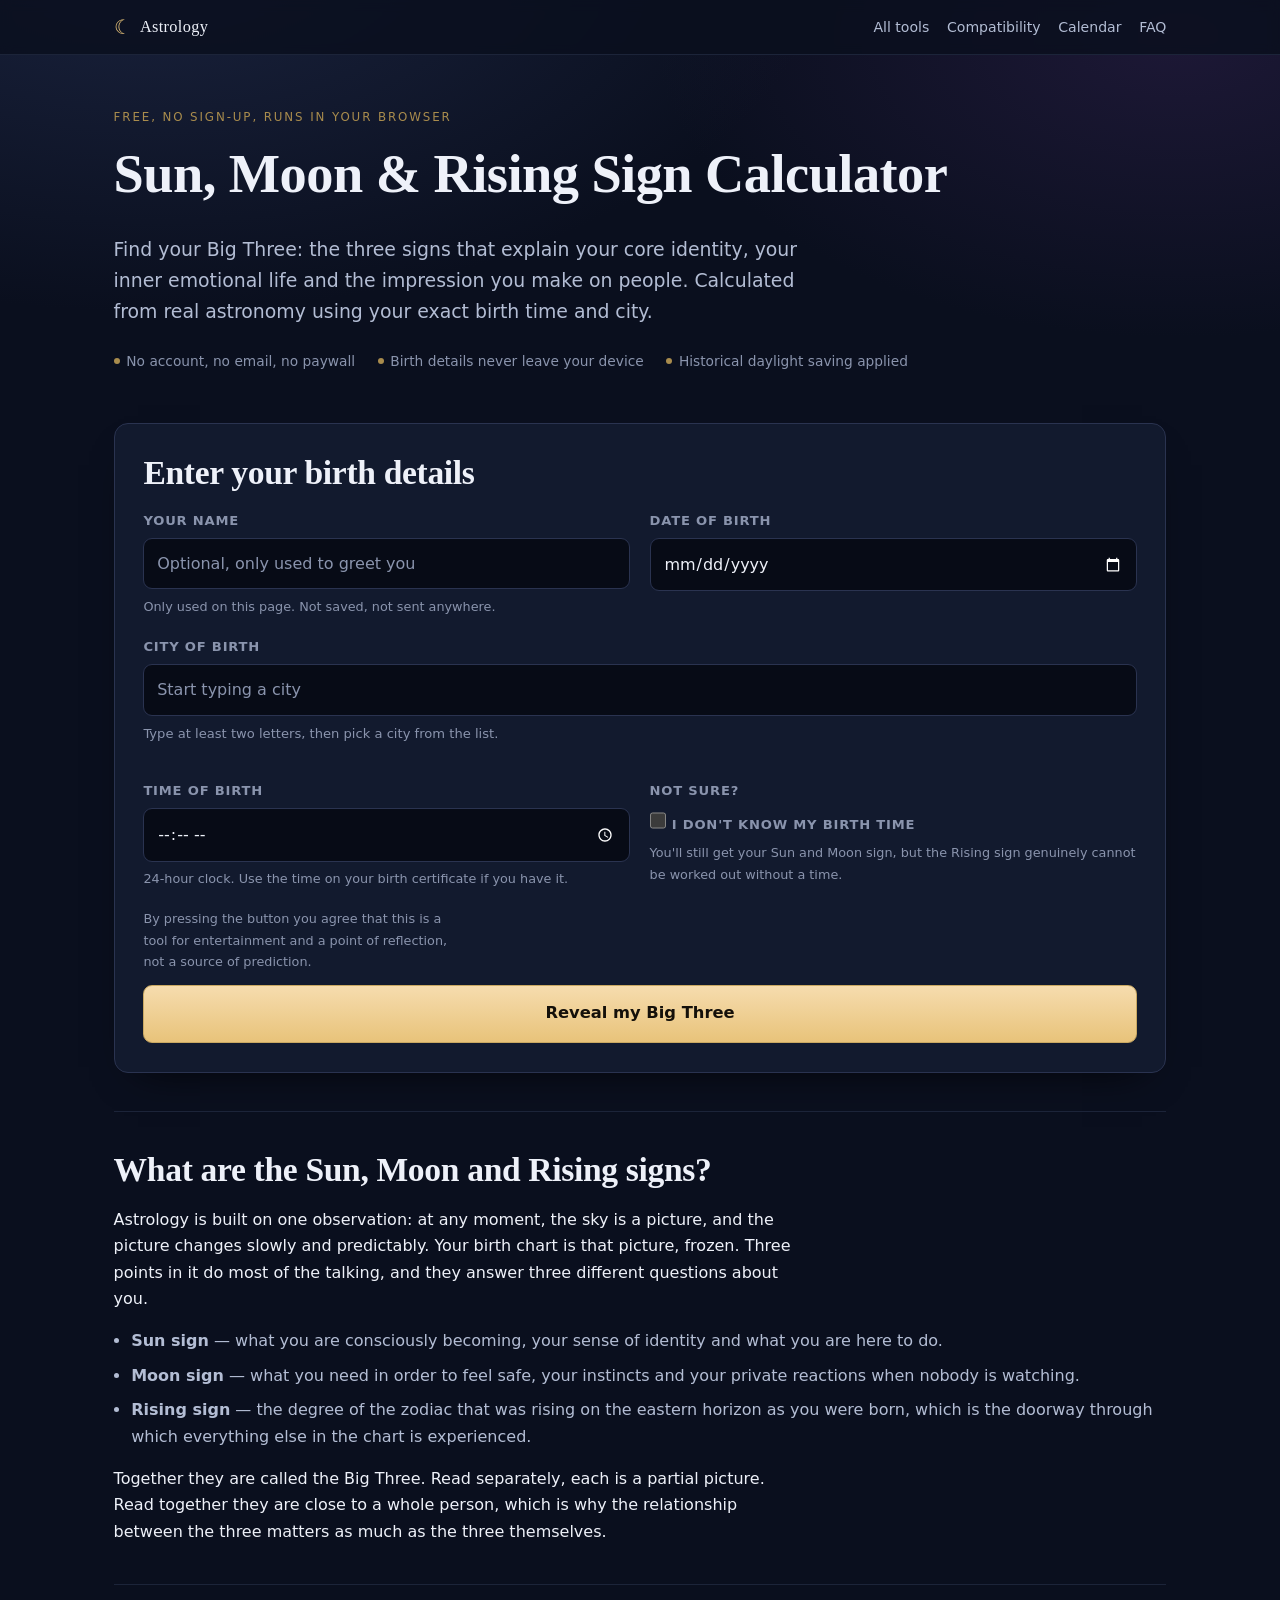
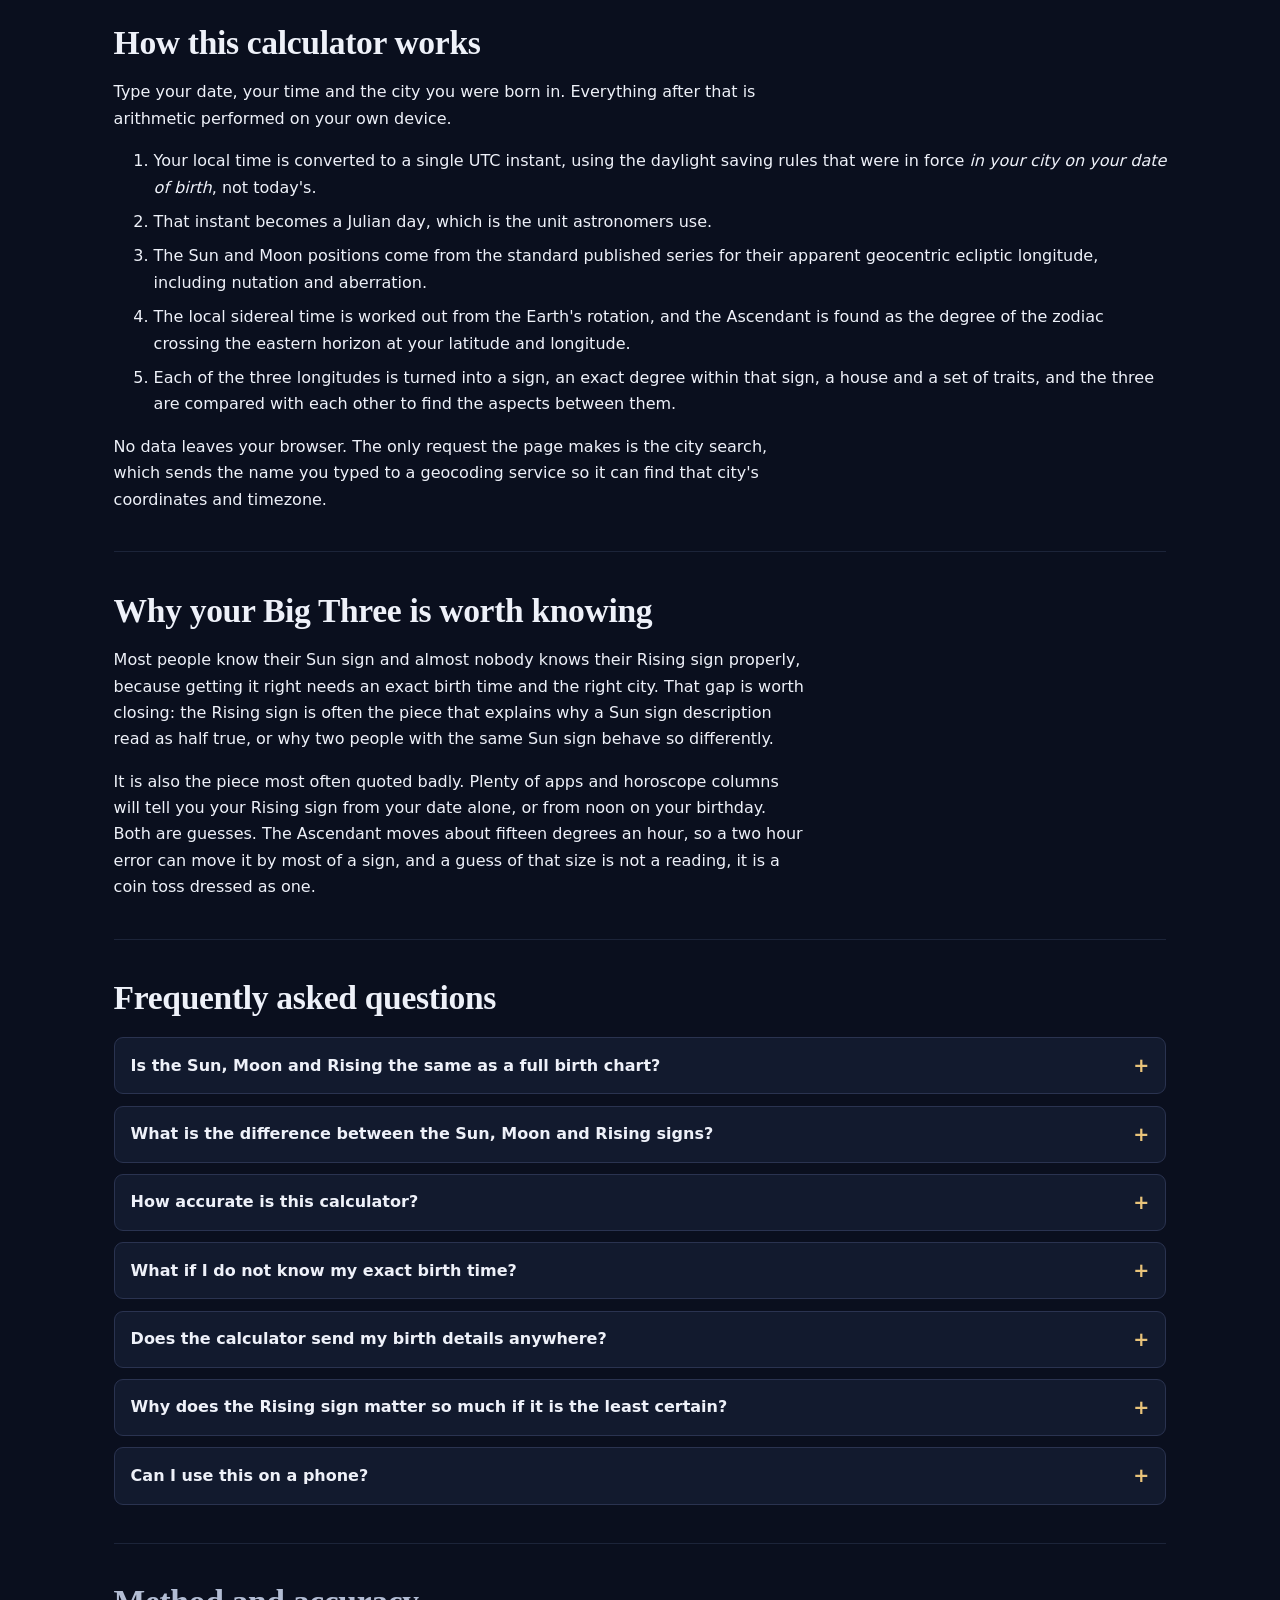
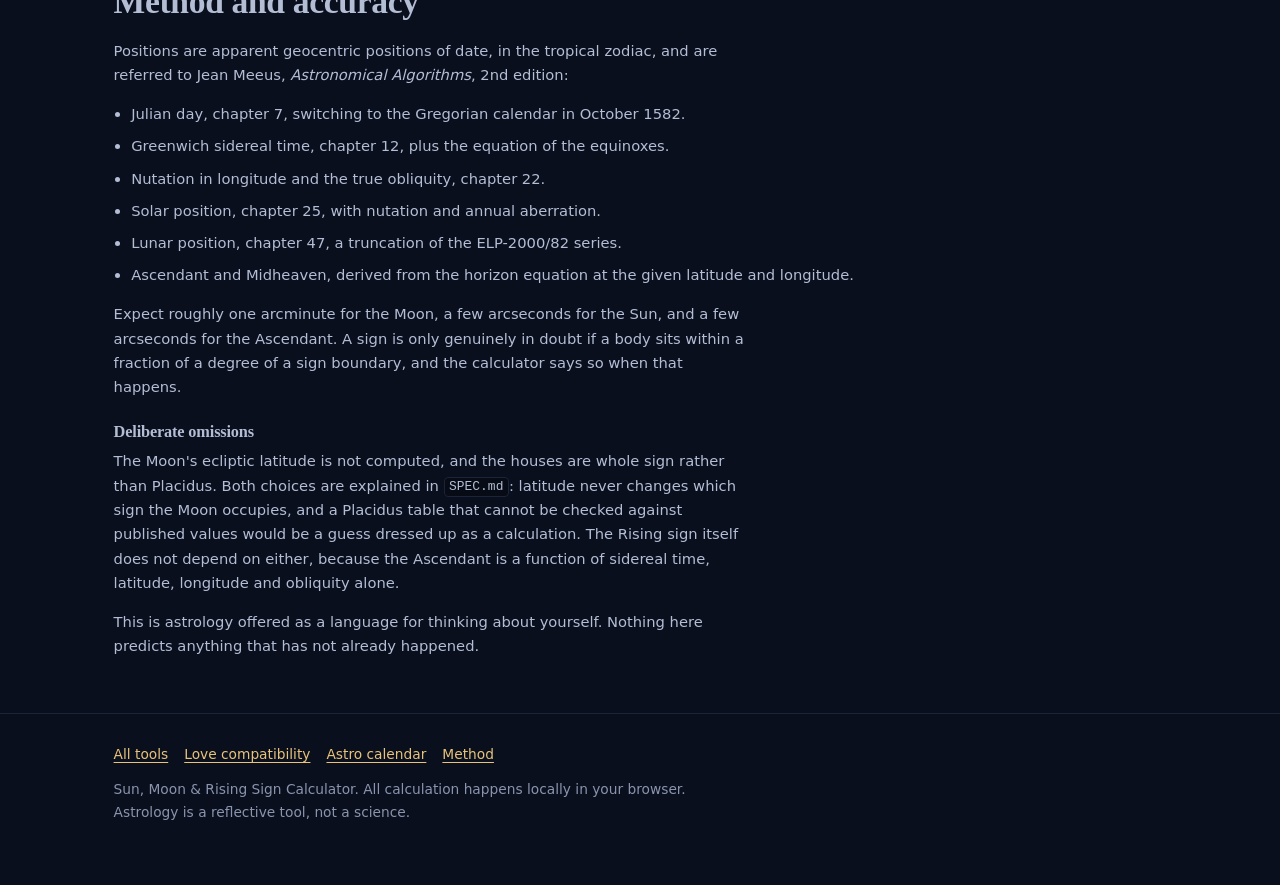
<file: tools/big-three/index.html>
﻿<!DOCTYPE html>
<html lang="en">
<head>
<meta charset="utf-8">
<meta name="viewport" content="width=device-width, initial-scale=1">
<title>Sun, Moon &amp; Rising Sign Calculator - Free Big Three Reading</title>
<meta name="description" content="Free Sun, Moon and Rising sign calculator. Get your Big Three instantly, computed from real astronomy in your browser with your exact birth time and city. No sign-up.">
<meta name="theme-color" content="#0a0f1e">
<link rel="canonical" href="https://astrology-calculator-ebon.vercel.app/tools/big-three/">
<meta property="og:type" content="website">
<meta property="og:title" content="Sun, Moon &amp; Rising Sign Calculator">
<meta property="og:description" content="Your Big Three, calculated from real astronomy in your browser. Free, instant, no sign-up.">
<meta name="twitter:card" content="summary">

<script type="application/ld+json">
{
  "@context": "https://schema.org",
  "@graph": [
    {
      "@type": "WebApplication",
      "@id": "https://astrology-calculator-ebon.vercel.app/tools/big-three/#app",
      "name": "Sun, Moon & Rising Sign Calculator",
      "url": "https://astrology-calculator-ebon.vercel.app/tools/big-three/",
      "applicationCategory": "LifestyleApplication",
      "operatingSystem": "Any modern web browser",
      "browserRequirements": "Requires JavaScript. Works offline once loaded.",
      "description": "Calculates the Sun, Moon and Rising signs of a birth chart, plus the aspects between them, the element and modality balance, and the dispositor of the Ascendant.",
      "offers": { "@type": "Offer", "price": "0", "priceCurrency": "USD" },
      "featureList": [
        "Sun, Moon and Rising sign",
        "Exact degree within each sign",
        "House positions and the Midheaven",
        "Moon phase and illumination",
        "Aspects between the three points",
        "Element and modality balance",
        "Dispositor of the Ascendant"
      ]
    },
    {
      "@type": "FAQPage",
      "@id": "https://astrology-calculator-ebon.vercel.app/tools/big-three/#faq",
      "mainEntity": [
        {
          "@type": "Question",
          "name": "Is the Sun, Moon and Rising the same as a full birth chart?",
          "acceptedAnswer": {
            "@type": "Answer",
            "text": "Not exactly. The Sun, Moon and Rising signs are the foundation of a birth chart. A full natal chart goes further: every planet, all twelve houses with their cusps, and the aspects between all of them. The Big Three tells you who you are, how you feel and how you come across. A full chart adds the mechanisms behind those three, which is why it needs a much longer interpretation."
          }
        },
        {
          "@type": "Question",
          "name": "What is the difference between the Sun, Moon and Rising signs?",
          "acceptedAnswer": {
            "@type": "Answer",
            "text": "The Sun sign is your core identity and sense of purpose. The Moon sign governs your emotional needs, instincts and private reactions. The Rising sign, also called the Ascendant, is the degree of the zodiac rising on the eastern horizon at your birth, and it describes the impression you make and the lens through which you meet new situations. The Sun changes about once a month, the Moon about every two and a half days, and the Rising sign about every two hours."
          }
        },
        {
          "@type": "Question",
          "name": "How accurate is this calculator?",
          "acceptedAnswer": {
            "@type": "Answer",
            "text": "The Sun and Moon positions are computed from published astronomical series in your browser, accurate to about one arcminute, which is far finer than the width of a sign. The Ascendant is accurate to a few arcseconds. The only inputs that can change the answer are the ones you type: a birth time that is off by four minutes can shift the Rising sign, and a birth city that is off by a few miles barely matters. Historical daylight saving is applied for the date you enter, not today's rules."
          }
        },
        {
          "@type": "Question",
          "name": "What if I do not know my exact birth time?",
          "acceptedAnswer": {
            "@type": "Answer",
            "text": "Tick the box and the calculator will use local noon, which gives you a usable Sun and Moon sign. It will then say plainly that the Rising sign cannot be determined, because the Ascendant moves roughly fifteen degrees an hour and two hours of uncertainty can span most of a sign. The Moon is barely affected: it needs about an hour and a half of error to change sign."
          }
        },
        {
          "@type": "Question",
          "name": "Does the calculator send my birth details anywhere?",
          "acceptedAnswer": {
            "@type": "Answer",
            "text": "No. Your date, time and place are used to calculate your chart inside your own browser and are never uploaded or saved to a server. The only network request this page makes is a search for the city name you type, sent to the Open-Meteo geocoding service in order to turn that name into coordinates and a timezone."
          }
        },
        {
          "@type": "Question",
          "name": "Why does the Rising sign matter so much if it is the least certain?",
          "acceptedAnswer": {
            "@type": "Answer",
            "text": "Because it is the only one of the three that depends on the clock rather than the calendar. The Sun and the Moon move slowly enough that a few minutes hardly matter, so almost everyone knows their Sun and Moon sign correctly. The Ascendant sweeps a full degree every four minutes, so it is the one most often quoted wrongly, by restaurants and apps that use noon for everyone. This calculator uses your real time and your real coordinates."
          }
        },
        {
          "@type": "Question",
          "name": "Can I use this on a phone?",
          "acceptedAnswer": {
            "@type": "Answer",
            "text": "Yes. The page is built mobile first, works down to a 360 pixel screen, has no horizontal scrolling, and the whole calculation runs on your device with no account and no app to install."
          }
        }
      ]
    }
  ]
}
</script>

<link rel="stylesheet" href="../../css/styles.css">
</head>
<body>
<a class="skip-link" href="#calculator">Skip to the calculator</a>

<header class="site-header">
  <div class="wrap">
    <a class="brand" href="../../"><span aria-hidden="true">&#9790;</span> Astrology</a>
    <nav class="site-nav" aria-label="Tools">
      <a href="../../#tools">All tools</a>
      <a href="../love-calculator/">Compatibility</a>
      <a href="../astro-calendar/">Calendar</a>
      <a href="#faq">FAQ</a>
    </nav>
  </div>
</header>

<main>
  <div class="wrap">

    <section class="hero">
      <span class="eyebrow">Free, no sign-up, runs in your browser</span>
      <h1>Sun, Moon &amp; Rising Sign Calculator</h1>
      <p class="lede">Find your Big Three: the three signs that explain your core identity, your
        inner emotional life and the impression you make on people. Calculated from real
        astronomy using your exact birth time and city.</p>
      <ul class="hero-facts">
        <li>No account, no email, no paywall</li>
        <li>Birth details never leave your device</li>
        <li>Historical daylight saving applied</li>
      </ul>
    </section>

    <section class="calculator" id="calculator" aria-labelledby="form-title">
      <h2 id="form-title">Enter your birth details</h2>
      <form id="birth-form" novalidate>
        <div class="form-grid">

          <div class="field">
            <label for="name">Your name <span class="visually-hidden">(optional)</span></label>
            <input type="text" id="name" name="name" autocomplete="given-name"
              placeholder="Optional, only used to greet you">
            <span class="hint">Only used on this page. Not saved, not sent anywhere.</span>
          </div>

          <div class="field">
            <label for="date">Date of birth</label>
            <input type="date" id="date" name="date" required
              min="1800-01-01" max="2200-12-31" aria-describedby="date-error">
            <span class="error" id="date-error" role="alert"></span>
          </div>

          <div class="field field-full">
            <label for="city">City of birth</label>
            <div class="combo">
              <input type="text" id="city" name="city" autocomplete="off" role="combobox"
                aria-expanded="false" aria-autocomplete="list" aria-controls="city-list"
                aria-describedby="city-hint city-error" required
                placeholder="Start typing a city">
              <ul class="combo-list" id="city-list" role="listbox" aria-label="Matching cities" hidden></ul>
            </div>
            <p class="combo-status" id="city-hint">Type at least two letters, then pick a city from the list.</p>
            <span class="error" id="city-error" role="alert"></span>
            <p id="chosen-place"></p>
          </div>

          <div class="field">
            <label for="time">Time of birth</label>
            <input type="time" id="time" name="time" required aria-describedby="time-error">
            <span class="error" id="time-error" role="alert"></span>
            <span class="hint">24-hour clock. Use the time on your birth certificate if you have it.</span>
          </div>

          <div class="field">
            <span class="field-legend" id="time-unknown-label">Not sure?</span>
            <label class="checkbox" for="time-unknown">
              <input type="checkbox" id="time-unknown" name="time-unknown">
              <span>I don't know my birth time</span>
            </label>
            <span class="hint">You'll still get your Sun and Moon sign, but the Rising sign
              genuinely cannot be worked out without a time.</span>
          </div>

        </div>

        <div class="form-foot">
          <p class="form-note">By pressing the button you agree that this is a tool for
            entertainment and a point of reflection, not a source of prediction.</p>
          <button type="submit" class="btn" id="submit">Reveal my Big Three</button>
        </div>
      </form>
    </section>

    <section class="reveal" id="reveal" hidden aria-live="polite">
      <div class="reveal-card">
        <span class="glyph" aria-hidden="true">&#9790;</span>
        <span class="label">Calculating</span>
      </div>
      <p class="reveal-caption">Working out your chart&hellip;</p>
    </section>

    <section class="results" id="results" hidden aria-labelledby="results-title"></section>

    <section class="explain" id="what">
      <h2>What are the Sun, Moon and Rising signs?</h2>
      <p>Astrology is built on one observation: at any moment, the sky is a picture, and the
        picture changes slowly and predictably. Your birth chart is that picture, frozen. Three
        points in it do most of the talking, and they answer three different questions about
        you.</p>
      <ul>
        <li><strong>Sun sign</strong> &mdash; what you are consciously becoming, your sense of
          identity and what you are here to do.</li>
        <li><strong>Moon sign</strong> &mdash; what you need in order to feel safe, your
          instincts and your private reactions when nobody is watching.</li>
        <li><strong>Rising sign</strong> &mdash; the degree of the zodiac that was rising on the
          eastern horizon as you were born, which is the doorway through which everything
          else in the chart is experienced.</li>
      </ul>
      <p>Together they are called the Big Three. Read separately, each is a partial picture.
        Read together they are close to a whole person, which is why the relationship between
        the three matters as much as the three themselves.</p>
    </section>

    <section class="explain" id="how">
      <h2>How this calculator works</h2>
      <p>Type your date, your time and the city you were born in. Everything after that is
        arithmetic performed on your own device.</p>
      <ol>
        <li>Your local time is converted to a single UTC instant, using the daylight saving
          rules that were in force <em>in your city on your date of birth</em>, not today's.
        </li>
        <li>That instant becomes a Julian day, which is the unit astronomers use.</li>
        <li>The Sun and Moon positions come from the standard published series for their
          apparent geocentric ecliptic longitude, including nutation and aberration.</li>
        <li>The local sidereal time is worked out from the Earth's rotation, and the
          Ascendant is found as the degree of the zodiac crossing the eastern horizon at
          your latitude and longitude.</li>
        <li>Each of the three longitudes is turned into a sign, an exact degree within that
          sign, a house and a set of traits, and the three are compared with each other to
          find the aspects between them.</li>
      </ol>
      <p>No data leaves your browser. The only request the page makes is the city search,
        which sends the name you typed to a geocoding service so it can find that city's
        coordinates and timezone.</p>
    </section>

    <section class="explain" id="why">
      <h2>Why your Big Three is worth knowing</h2>
      <p>Most people know their Sun sign and almost nobody knows their Rising sign properly,
        because getting it right needs an exact birth time and the right city. That gap is
        worth closing: the Rising sign is often the piece that explains why a Sun sign
        description read as half true, or why two people with the same Sun sign behave so
        differently.</p>
      <p>It is also the piece most often quoted badly. Plenty of apps and horoscope columns
        will tell you your Rising sign from your date alone, or from noon on your birthday.
        Both are guesses. The Ascendant moves about fifteen degrees an hour, so a two hour
        error can move it by most of a sign, and a guess of that size is not a reading, it is
        a coin toss dressed as one.</p>
    </section>

    <section class="explain" id="faq">
      <h2>Frequently asked questions</h2>
      <div class="faq">
        <details>
          <summary>Is the Sun, Moon and Rising the same as a full birth chart?</summary>
          <div class="faq-body">
            <p>Not exactly. The Sun, Moon and Rising signs are the foundation of a birth
            chart. A full natal chart goes further: every planet, all twelve houses with their
            cusps, and the aspects between all of them.</p>
            <p>The Big Three tells you who you are, how you feel and how you come across. A
            full chart adds the mechanisms behind those three, which is why it needs a much
            longer interpretation.</p>
          </div>
        </details>
        <details>
          <summary>What is the difference between the Sun, Moon and Rising signs?</summary>
          <div class="faq-body">
            <p>The Sun sign is your core identity and sense of purpose. The Moon sign governs
            your emotional needs, instincts and private reactions. The Rising sign, also
            called the Ascendant, is the degree of the zodiac rising on the eastern horizon
            at your birth, and it describes the impression you make and the lens through which
            you meet new situations.</p>
            <p>The Sun changes about once a month, the Moon about every two and a half days,
            and the Rising sign about every two hours.</p>
          </div>
        </details>
        <details>
          <summary>How accurate is this calculator?</summary>
          <div class="faq-body">
            <p>The Sun and Moon positions are computed from published astronomical series in
            your browser, accurate to about one arcminute, which is far finer than the width
            of a sign. The Ascendant is accurate to a few arcseconds.</p>
            <p>The only inputs that can change the answer are the ones you type: a birth time
            that is off by four minutes can shift the Rising sign, and a birth city that is
            off by a few miles barely matters. Historical daylight saving is applied for the
            date you enter, not today's rules.</p>
          </div>
        </details>
        <details>
          <summary>What if I do not know my exact birth time?</summary>
          <div class="faq-body">
            <p>Tick the box and the calculator will use local noon, which gives you a usable
            Sun and Moon sign. It will then say plainly that the Rising sign cannot be
            determined, because the Ascendant moves roughly fifteen degrees an hour and two
            hours of uncertainty can span most of a sign.</p>
            <p>The Moon is barely affected: it needs about an hour and a half of error to
            change sign.</p>
          </div>
        </details>
        <details>
          <summary>Does the calculator send my birth details anywhere?</summary>
          <div class="faq-body">
            <p>No. Your date, time and place are used to calculate your chart inside your own
            browser and are never uploaded or saved to a server. The only network request
            this page makes is a search for the city name you type, sent to the Open-Meteo
            geocoding service in order to turn that name into coordinates and a
            timezone.</p>
          </div>
        </details>
        <details>
          <summary>Why does the Rising sign matter so much if it is the least certain?</summary>
          <div class="faq-body">
            <p>Because it is the only one of the three that depends on the clock rather than
            the calendar. The Sun and the Moon move slowly enough that a few minutes hardly
            matter, so almost everyone knows their Sun and Moon sign correctly.</p>
            <p>The Ascendant sweeps a full degree every four minutes, so it is the one most
            often quoted wrongly, by apps that use noon for everyone. This calculator uses
            your real time and your real coordinates.</p>
          </div>
        </details>
        <details>
          <summary>Can I use this on a phone?</summary>
          <div class="faq-body">
            <p>Yes. The page is built mobile first, works down to a 360 pixel screen, has no
            horizontal scrolling, and the whole calculation runs on your device with no
            account and no app to install.</p>
          </div>
        </details>
      </div>
    </section>

    <section class="explain method" id="method">
      <h2>Method and accuracy</h2>
      <p>Positions are apparent geocentric positions of date, in the tropical zodiac, and are
        referred to Jean Meeus, <em>Astronomical Algorithms</em>, 2nd edition:</p>
      <ul>
        <li>Julian day, chapter 7, switching to the Gregorian calendar in October 1582.</li>
        <li>Greenwich sidereal time, chapter 12, plus the equation of the equinoxes.</li>
        <li>Nutation in longitude and the true obliquity, chapter 22.</li>
        <li>Solar position, chapter 25, with nutation and annual aberration.</li>
        <li>Lunar position, chapter 47, a truncation of the ELP-2000/82 series.</li>
        <li>Ascendant and Midheaven, derived from the horizon equation at the given
          latitude and longitude.</li>
      </ul>
      <p>Expect roughly one arcminute for the Moon, a few arcseconds for the Sun, and a few
        arcseconds for the Ascendant. A sign is only genuinely in doubt if a body sits within
        a fraction of a degree of a sign boundary, and the calculator says so when that
        happens.</p>
      <h3>Deliberate omissions</h3>
      <p>The Moon's ecliptic latitude is not computed, and the houses are whole sign rather
        than Placidus. Both choices are explained in <code>SPEC.md</code>: latitude never
        changes which sign the Moon occupies, and a Placidus table that cannot be checked
        against published values would be a guess dressed up as a calculation. The Rising sign
        itself does not depend on either, because the Ascendant is a function of sidereal
        time, latitude, longitude and obliquity alone.</p>
      <p>This is astrology offered as a language for thinking about yourself. Nothing here
        predicts anything that has not already happened.</p>
    </section>

  </div>
</main>

<footer class="site-footer">
  <div class="wrap">
    <nav aria-label="Footer">
      <a href="../../#tools">All tools</a>
      <a href="../love-calculator/">Love compatibility</a>
      <a href="../astro-calendar/">Astro calendar</a>
      <a href="#method">Method</a>
    </nav>
    <p>Sun, Moon &amp; Rising Sign Calculator. All calculation happens locally in your
    browser. Astrology is a reflective tool, not a science.</p>
  </div>
</footer>

<script src="../../js/config.js"></script>
<script src="../../js/core/math.js"></script>
<script src="../../js/core/time.js"></script>
<script src="../../js/data/signs.js"></script>
<script src="../../js/data/aspects.js"></script>
<script src="../../js/data/interpretations.js"></script>
<script src="../../js/core/ephemeris.js"></script>
<script src="../../js/core/houses.js"></script>
<script src="../../js/core/zodiac.js"></script>
<script src="../../js/core/chart.js"></script>
<script src="../../js/core/reading.js"></script>
<script src="../../js/services/storage.js"></script>
<script src="../../js/services/geocode.js"></script>
<script src="../../js/ui/form.js"></script>
<script src="../../js/ui/reveal.js"></script>
<script src="../../js/ui/dom.js"></script>
<script src="../../js/ui/results.js"></script>
<script src="../../js/ui/app.js"></script>
</body>
</html>
</file>
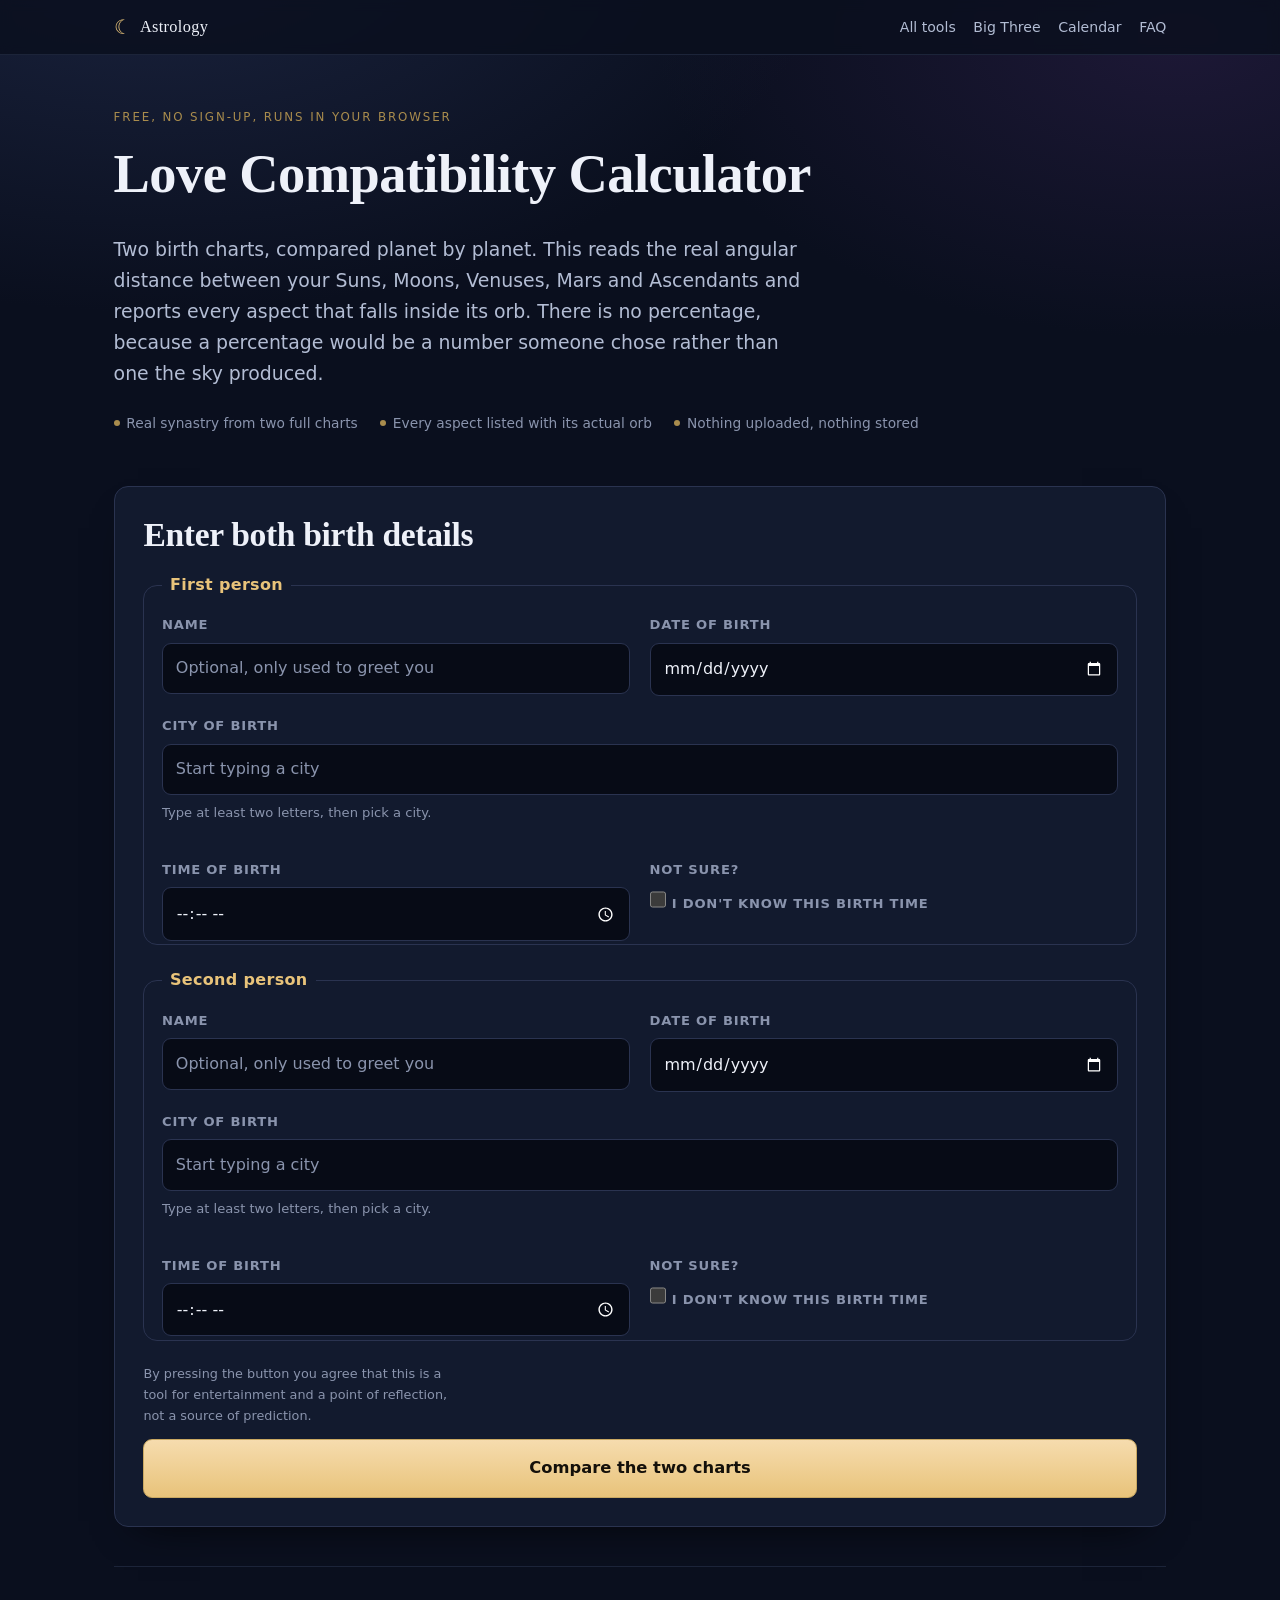
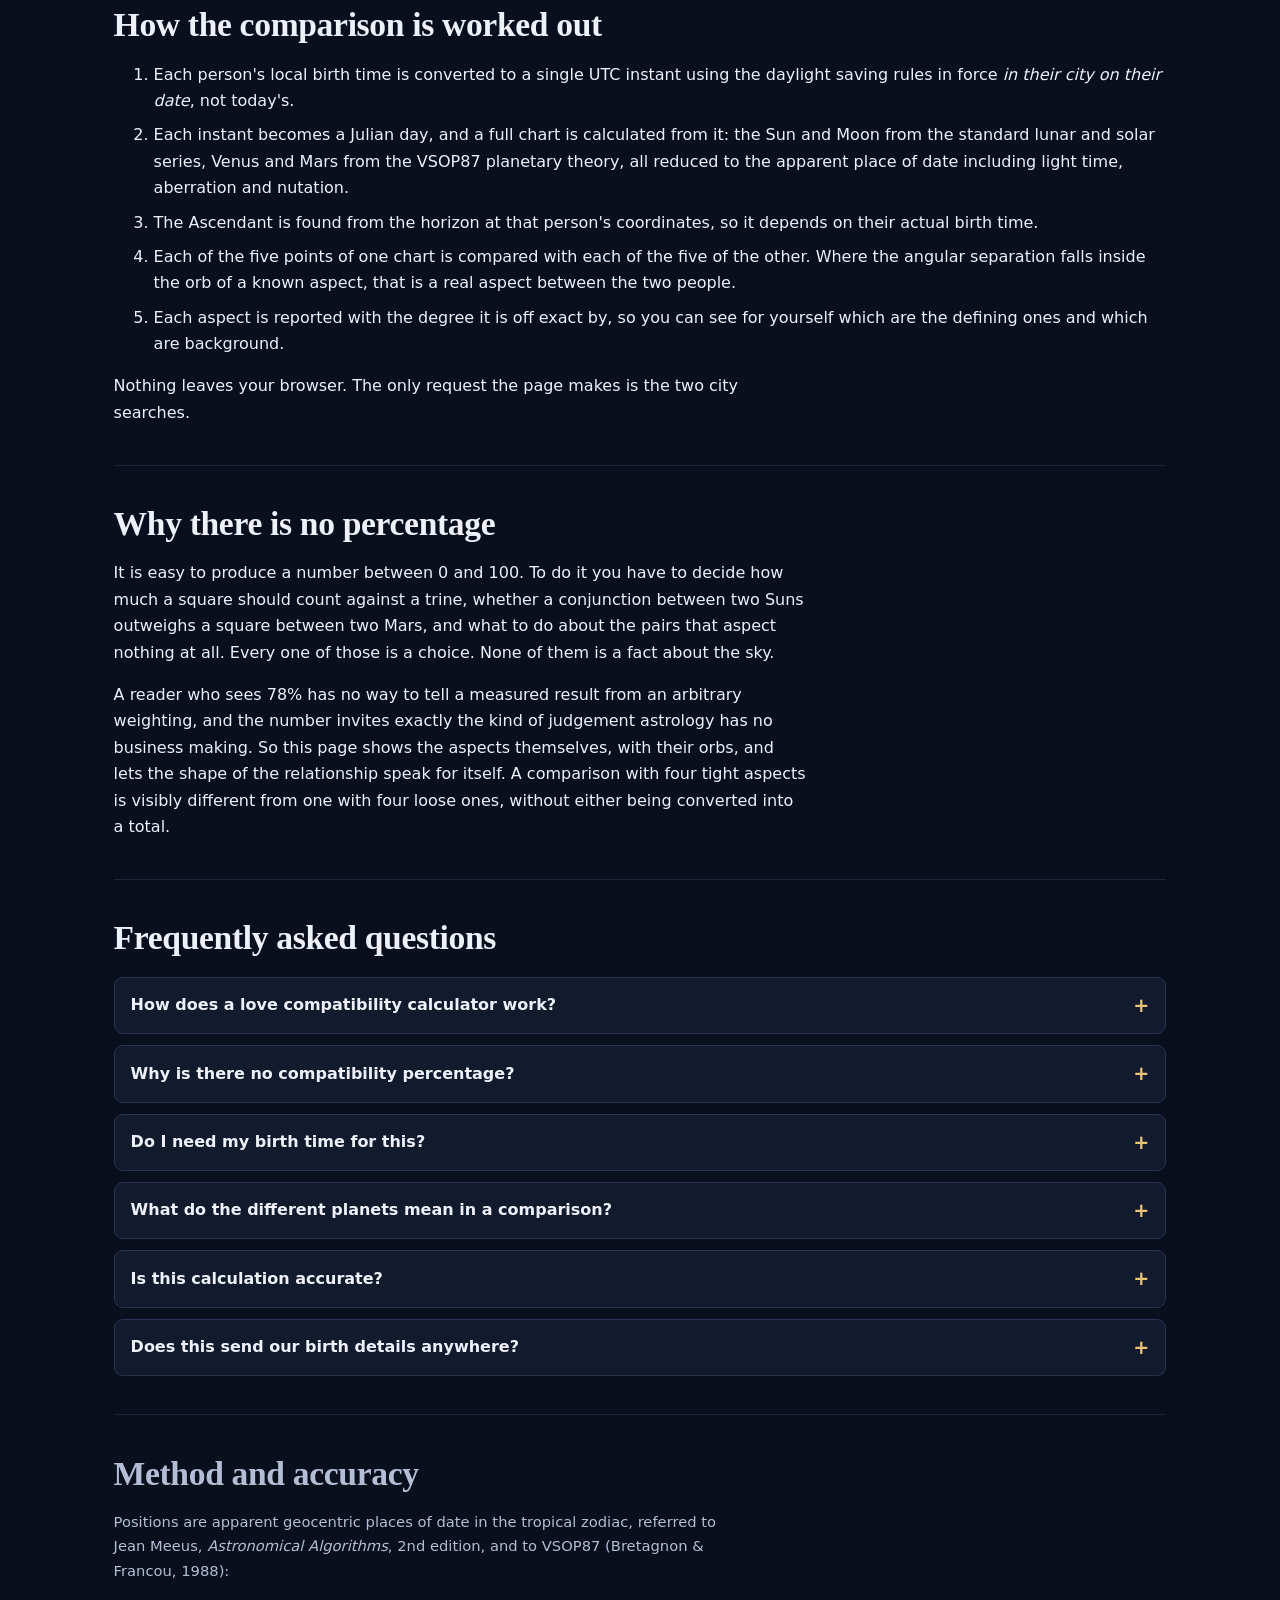
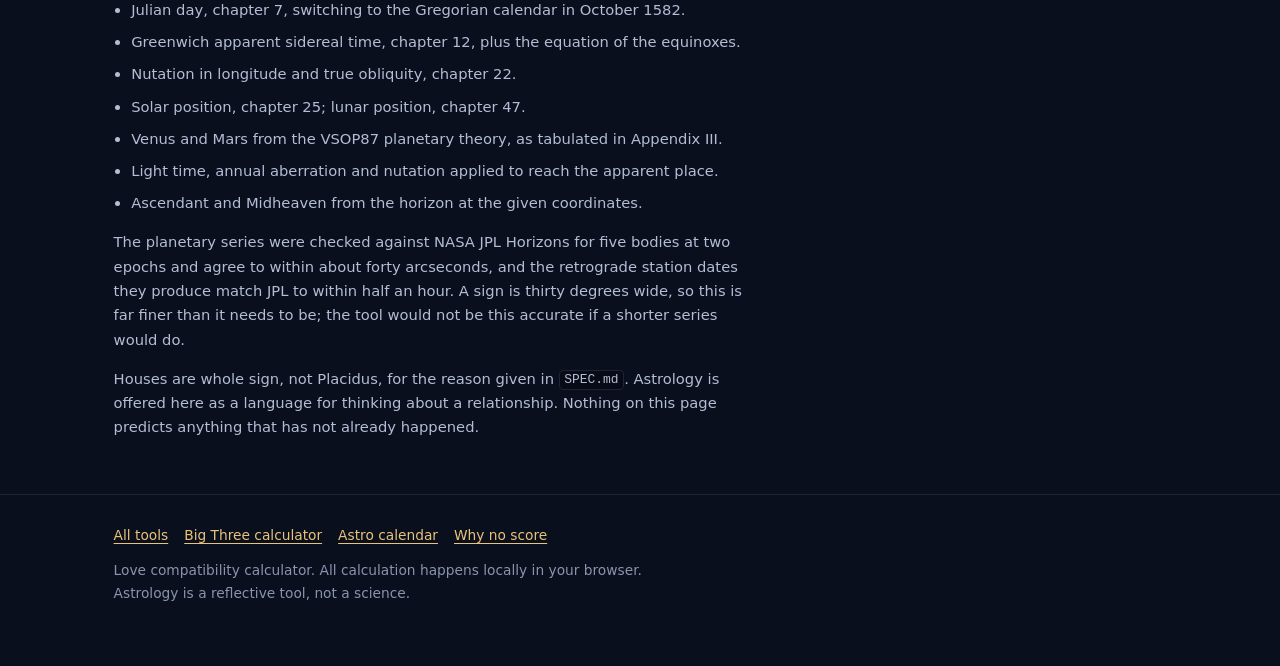
<file: tools/love-calculator/index.html>
﻿<!DOCTYPE html>
<html lang="en">
<head>
<meta charset="utf-8">
<meta name="viewport" content="width=device-width, initial-scale=1">
<title>Love Compatibility Calculator - Real Synastry, Not a Score</title>
<meta name="description" content="Free love compatibility calculator based on real planetary positions. Compares two birth charts with Venus, Mars, the Sun and the Moon to show the actual aspects between you, with no score.">
<meta name="theme-color" content="#0a0f1e">
<link rel="canonical" href="https://astrology-calculator-ebon.vercel.app/tools/love-calculator/">

<script type="application/ld+json">
{
  "@context": "https://schema.org",
  "@graph": [
    {
      "@type": "WebApplication",
      "@id": "https://astrology-calculator-ebon.vercel.app/tools/love-calculator/#app",
      "name": "Love Compatibility Calculator",
      "url": "https://astrology-calculator-ebon.vercel.app/tools/love-calculator/",
      "applicationCategory": "LifestyleApplication",
      "operatingSystem": "Any modern web browser",
      "browserRequirements": "Requires JavaScript. Works offline once loaded.",
      "description": "Compares two birth charts and reports the real astrological aspects between them, using Venus, Mars, the Sun, the Moon and the Ascendant of each person.",
      "offers": { "@type": "Offer", "price": "0", "priceCurrency": "USD" },
      "featureList": [
        "Two full birth charts, computed from real astronomy",
        "Venus, Mars, Sun, Moon and Ascendant for both people",
        "Every cross aspect inside its orb, listed with its actual orb",
        "Written reading for each aspect",
        "No compatibility score"
      ]
    },
    {
      "@type": "FAQPage",
      "@id": "https://astrology-calculator-ebon.vercel.app/tools/love-calculator/#faq",
      "mainEntity": [
        {
          "@type": "Question",
          "name": "How does a love compatibility calculator work?",
          "acceptedAnswer": {
            "@type": "Answer",
            "text": "It computes a full birth chart for each person from their date, time and city, then measures the angular separation between the Sun, Moon, Venus, Mars and Ascendant of one chart and the same five points of the other. Where a separation falls inside the orb of a known aspect, that is a real aspect between the two people, and it is reported with how far off exact it is. The comparison is called synastry."
          }
        },
        {
          "@type": "Question",
          "name": "Why is there no compatibility percentage?",
          "acceptedAnswer": {
            "@type": "Answer",
            "text": "Because a single number would have to weigh a square against a trine by some arbitrary factor, and any reader would take that number as a measurement while the weighting underneath it is a choice rather than a result. A list of the actual aspects, each with its orb, tells you more and claims less. Most sites that show a percentage are running a lookup table on two names."
          }
        },
        {
          "@type": "Question",
          "name": "Do I need my birth time for this?",
          "acceptedAnswer": {
            "@type": "Answer",
            "text": "You need it for the Ascendant, which is the point that depends on the clock rather than the calendar. Without it you can still compare the Sun, Moon, Venus and Mars, which together carry most of the relationship reading, and this page says plainly which parts were left out rather than quietly guessing noon."
          }
        },
        {
          "@type": "Question",
          "name": "What do the different planets mean in a comparison?",
          "acceptedAnswer": {
            "@type": "Answer",
            "text": "The Sun is identity and purpose, the Moon is emotional need, Venus is how someone loves and what they find attractive, Mars is how they pursue what they want, and the Ascendant is the impression they make. Read as a pair, Venus to Mars describes attraction, Moon to Venus describes tenderness, and the friction aspects describe the arguments you can predict in advance."
          }
        },
        {
          "@type": "Question",
          "name": "Is this calculation accurate?",
          "acceptedAnswer": {
            "@type": "Answer",
            "text": "Yes. The Sun and Moon come from published astronomical series, and Venus and Mars from the VSOP87 planetary theory, all reduced to the apparent place of date with light time, aberration and nutation applied. The planetary positions agree with NASA JPL Horizons to better than one arcminute, which is far finer than the width of a sign. Each page states its own accuracy."
          }
        },
        {
          "@type": "Question",
          "name": "Does this send our birth details anywhere?",
          "acceptedAnswer": {
            "@type": "Answer",
            "text": "No. Both charts are calculated inside your own browser and are never uploaded. The only network request the page makes is a search for the city names you type, sent to the Open-Meteo geocoding service so it can find those cities' coordinates and timezones."
          }
        }
      ]
    }
  ]
}
</script>

<link rel="stylesheet" href="../../css/styles.css">
</head>
<body>
<a class="skip-link" href="#compare">Skip to the comparison</a>

<header class="site-header">
  <div class="wrap">
    <a class="brand" href="../../"><span aria-hidden="true">&#9790;</span> Astrology</a>
    <nav class="site-nav" aria-label="Tools">
      <a href="../../#tools">All tools</a>
      <a href="../big-three/">Big Three</a>
      <a href="../astro-calendar/">Calendar</a>
      <a href="#faq">FAQ</a>
    </nav>
  </div>
</header>

<main>
  <div class="wrap">

    <section class="hero">
      <span class="eyebrow">Free, no sign-up, runs in your browser</span>
      <h1>Love Compatibility Calculator</h1>
      <p class="lede">Two birth charts, compared planet by planet. This reads the
        real angular distance between your Suns, Moons, Venuses, Mars and
        Ascendants and reports every aspect that falls inside its orb. There is
        no percentage, because a percentage would be a number someone chose
        rather than one the sky produced.</p>
      <ul class="hero-facts">
        <li>Real synastry from two full charts</li>
        <li>Every aspect listed with its actual orb</li>
        <li>Nothing uploaded, nothing stored</li>
      </ul>
    </section>

    <section class="calculator" id="compare" aria-labelledby="form-title">
      <h2 id="form-title">Enter both birth details</h2>
      <form id="pair-form" novalidate>

        <fieldset class="person">
          <legend>First person</legend>
          <div class="form-grid">
            <div class="field">
              <label for="a-name">Name <span class="visually-hidden">(optional)</span></label>
              <input type="text" id="a-name" name="a-name" autocomplete="off"
                placeholder="Optional, only used to greet you">
            </div>
            <div class="field">
              <label for="a-date">Date of birth</label>
              <input type="date" id="a-date" name="a-date" required
                min="1800-01-01" max="2200-12-31" aria-describedby="a-date-error">
              <span class="error" id="a-date-error" role="alert"></span>
            </div>
            <div class="field field-full">
              <label for="a-city">City of birth</label>
              <div class="combo">
                <input type="text" id="a-city" name="a-city" autocomplete="off" role="combobox"
                  aria-expanded="false" aria-autocomplete="list" aria-controls="a-city-list"
                  aria-describedby="a-city-hint a-city-error" required
                  placeholder="Start typing a city">
                <ul class="combo-list" id="a-city-list" role="listbox" aria-label="Matching cities" hidden></ul>
              </div>
              <p class="combo-status" id="a-city-hint">Type at least two letters, then pick a city.</p>
              <span class="error" id="a-city-error" role="alert"></span>
              <p id="a-chosen-place"></p>
            </div>
            <div class="field">
              <label for="a-time">Time of birth</label>
              <input type="time" id="a-time" name="a-time" required aria-describedby="a-time-error">
              <span class="error" id="a-time-error" role="alert"></span>
            </div>
            <div class="field">
              <span class="field-legend">Not sure?</span>
              <label class="checkbox" for="a-time-unknown">
                <input type="checkbox" id="a-time-unknown" name="a-time-unknown">
                <span>I don't know this birth time</span>
              </label>
            </div>
          </div>
        </fieldset>

        <fieldset class="person">
          <legend>Second person</legend>
          <div class="form-grid">
            <div class="field">
              <label for="b-name">Name <span class="visually-hidden">(optional)</span></label>
              <input type="text" id="b-name" name="b-name" autocomplete="off"
                placeholder="Optional, only used to greet you">
            </div>
            <div class="field">
              <label for="b-date">Date of birth</label>
              <input type="date" id="b-date" name="b-date" required
                min="1800-01-01" max="2200-12-31" aria-describedby="b-date-error">
              <span class="error" id="b-date-error" role="alert"></span>
            </div>
            <div class="field field-full">
              <label for="b-city">City of birth</label>
              <div class="combo">
                <input type="text" id="b-city" name="b-city" autocomplete="off" role="combobox"
                  aria-expanded="false" aria-autocomplete="list" aria-controls="b-city-list"
                  aria-describedby="b-city-hint b-city-error" required
                  placeholder="Start typing a city">
                <ul class="combo-list" id="b-city-list" role="listbox" aria-label="Matching cities" hidden></ul>
              </div>
              <p class="combo-status" id="b-city-hint">Type at least two letters, then pick a city.</p>
              <span class="error" id="b-city-error" role="alert"></span>
              <p id="b-chosen-place"></p>
            </div>
            <div class="field">
              <label for="b-time">Time of birth</label>
              <input type="time" id="b-time" name="b-time" required aria-describedby="b-time-error">
              <span class="error" id="b-time-error" role="alert"></span>
            </div>
            <div class="field">
              <span class="field-legend">Not sure?</span>
              <label class="checkbox" for="b-time-unknown">
                <input type="checkbox" id="b-time-unknown" name="b-time-unknown">
                <span>I don't know this birth time</span>
              </label>
            </div>
          </div>
        </fieldset>

        <div class="form-foot">
          <p class="form-note">By pressing the button you agree that this is a tool for
            entertainment and a point of reflection, not a source of prediction.</p>
          <button type="submit" class="btn" id="submit">Compare the two charts</button>
        </div>
      </form>
    </section>

    <section class="results" id="results" hidden aria-labelledby="results-title"></section>

    <section class="explain" id="how">
      <h2>How the comparison is worked out</h2>
      <ol>
        <li>Each person's local birth time is converted to a single UTC instant
          using the daylight saving rules in force <em>in their city on their
          date</em>, not today's.</li>
        <li>Each instant becomes a Julian day, and a full chart is calculated
          from it: the Sun and Moon from the standard lunar and solar series,
          Venus and Mars from the VSOP87 planetary theory, all reduced to the
          apparent place of date including light time, aberration and
          nutation.</li>
        <li>The Ascendant is found from the horizon at that person's
          coordinates, so it depends on their actual birth time.</li>
        <li>Each of the five points of one chart is compared with each of the
          five of the other. Where the angular separation falls inside the orb
          of a known aspect, that is a real aspect between the two people.</li>
        <li>Each aspect is reported with the degree it is off exact by, so you
          can see for yourself which are the defining ones and which are
          background.</li>
      </ol>
      <p>Nothing leaves your browser. The only request the page makes is the two
        city searches.</p>
    </section>

    <section class="explain" id="scoring">
      <h2>Why there is no percentage</h2>
      <p>It is easy to produce a number between 0 and 100. To do it you have to
        decide how much a square should count against a trine, whether a
        conjunction between two Suns outweighs a square between two Mars, and
        what to do about the pairs that aspect nothing at all. Every one of
        those is a choice. None of them is a fact about the sky.</p>
      <p>A reader who sees 78% has no way to tell a measured result from an
        arbitrary weighting, and the number invites exactly the kind of
        judgement astrology has no business making. So this page shows the
        aspects themselves, with their orbs, and lets the shape of the
        relationship speak for itself. A comparison with four tight aspects is
        visibly different from one with four loose ones, without either being
        converted into a total.</p>
    </section>

    <section class="explain" id="faq">
      <h2>Frequently asked questions</h2>
      <div class="faq">
        <details>
          <summary>How does a love compatibility calculator work?</summary>
          <div class="faq-body">
            <p>It computes a full birth chart for each person from their date,
            time and city, then measures the angular separation between the Sun,
            Moon, Venus, Mars and Ascendant of one chart and the same five
            points of the other.</p>
            <p>Where a separation falls inside the orb of a known aspect, that is
            a real aspect between the two people, and it is reported with how far
            off exact it is. The comparison is called synastry.</p>
          </div>
        </details>
        <details>
          <summary>Why is there no compatibility percentage?</summary>
          <div class="faq-body">
            <p>Because a single number would have to weigh a square against a
            trine by some arbitrary factor, and any reader would take that number
            as a measurement while the weighting underneath it is a choice rather
            than a result.</p>
            <p>A list of the actual aspects, each with its orb, tells you more and
            claims less. Most sites that show a percentage are running a lookup
            table on two names.</p>
          </div>
        </details>
        <details>
          <summary>Do I need my birth time for this?</summary>
          <div class="faq-body">
            <p>You need it for the Ascendant, which is the point that depends on
            the clock rather than the calendar.</p>
            <p>Without it you can still compare the Sun, Moon, Venus and Mars,
            which together carry most of the relationship reading, and this page
            says plainly which parts were left out rather than quietly guessing
            noon.</p>
          </div>
        </details>
        <details>
          <summary>What do the different planets mean in a comparison?</summary>
          <div class="faq-body">
            <p>The Sun is identity and purpose, the Moon is emotional need, Venus
            is how someone loves and what they find attractive, Mars is how they
            pursue what they want, and the Ascendant is the impression they
            make.</p>
            <p>Read as a pair, Venus to Mars describes attraction, Moon to Venus
            describes tenderness, and the friction aspects describe the arguments
            you can predict in advance.</p>
          </div>
        </details>
        <details>
          <summary>Is this calculation accurate?</summary>
          <div class="faq-body">
            <p>Yes. The Sun and Moon come from published astronomical series, and
            Venus and Mars from the VSOP87 planetary theory, all reduced to the
            apparent place of date with light time, aberration and nutation
            applied.</p>
            <p>The planetary positions agree with NASA JPL Horizons to better than
            one arcminute, which is far finer than the width of a sign. Each page
            states its own accuracy.</p>
          </div>
        </details>
        <details>
          <summary>Does this send our birth details anywhere?</summary>
          <div class="faq-body">
            <p>No. Both charts are calculated inside your own browser and are never
            uploaded.</p>
            <p>The only network request the page makes is a search for the city
            names you type, sent to the Open-Meteo geocoding service so it can
            find those cities' coordinates and timezones.</p>
          </div>
        </details>
      </div>
    </section>

    <section class="explain method" id="method">
      <h2>Method and accuracy</h2>
      <p>Positions are apparent geocentric places of date in the tropical zodiac,
        referred to Jean Meeus, <em>Astronomical Algorithms</em>, 2nd edition, and
        to VSOP87 (Bretagnon &amp; Francou, 1988):</p>
      <ul>
        <li>Julian day, chapter 7, switching to the Gregorian calendar in October 1582.</li>
        <li>Greenwich apparent sidereal time, chapter 12, plus the equation of the equinoxes.</li>
        <li>Nutation in longitude and true obliquity, chapter 22.</li>
        <li>Solar position, chapter 25; lunar position, chapter 47.</li>
        <li>Venus and Mars from the VSOP87 planetary theory, as tabulated in Appendix III.</li>
        <li>Light time, annual aberration and nutation applied to reach the apparent place.</li>
        <li>Ascendant and Midheaven from the horizon at the given coordinates.</li>
      </ul>
      <p>The planetary series were checked against NASA JPL Horizons for five
        bodies at two epochs and agree to within about forty arcseconds, and the
        retrograde station dates they produce match JPL to within half an hour.
        A sign is thirty degrees wide, so this is far finer than it needs to be;
        the tool would not be this accurate if a shorter series would do.</p>
      <p>Houses are whole sign, not Placidus, for the reason given in
        <code>SPEC.md</code>. Astrology is offered here as a language for thinking
        about a relationship. Nothing on this page predicts anything that has not
        already happened.</p>
    </section>

  </div>
</main>

<footer class="site-footer">
  <div class="wrap">
    <nav aria-label="Footer">
      <a href="../../#tools">All tools</a>
      <a href="../big-three/">Big Three calculator</a>
      <a href="../astro-calendar/">Astro calendar</a>
      <a href="#scoring">Why no score</a>
    </nav>
    <p>Love compatibility calculator. All calculation happens locally in your
    browser. Astrology is a reflective tool, not a science.</p>
  </div>
</footer>

<script src="../../js/config.js"></script>
<script src="../../js/core/math.js"></script>
<script src="../../js/core/time.js"></script>
<script src="../../js/data/signs.js"></script>
<script src="../../js/data/aspects.js"></script>
<script src="../../js/data/interpretations.js"></script>
<script src="../../js/data/synastry.js"></script>
<script src="../../js/core/ephemeris.js"></script>
<script src="../../js/core/vsop87d.js"></script>
<script src="../../js/core/planets.js"></script>
<script src="../../js/core/houses.js"></script>
<script src="../../js/core/zodiac.js"></script>
<script src="../../js/core/chart.js"></script>
<script src="../../js/core/reading.js"></script>
<script src="../../js/core/synastry.js"></script>
<script src="../../js/services/storage.js"></script>
<script src="../../js/services/geocode.js"></script>
<script src="../../js/ui/form.js"></script>
<script src="../../js/ui/dom.js"></script>
<script src="app.js"></script>
</body>
</html>
</file>
<file: css/styles.css>
:root {
  color-scheme: dark;

  --ink: #0a0f1e;
  --ink-raised: #121a2e;
  --ink-sunken: #070b16;
  --line: #2a3350;
  --line-soft: #1c2439;

  --text: #eef1f9;
  --text-muted: #b3bdd4;
  --text-faint: #8a94ad;

  --gold: #e8c37a;
  --gold-bright: #f6dcae;
  --gold-dim: #a98c4d;

  --fire: #f2a06b;
  --earth: #a8cf8e;
  --air: #7fc4f2;
  --water: #9a9cf0;

  --danger: #ff9c9c;
  --ok: #8fdca4;

  --radius: 14px;
  --radius-sm: 9px;
  --shadow: 0 18px 40px -24px rgba(0, 0, 0, 0.9);
  --maxw: 68rem;
  --measure: 68ch;

  --font-body: system-ui, -apple-system, "Segoe UI", Roboto, "Helvetica Neue", Arial, sans-serif;
  --font-display: ui-serif, Georgia, "Iowan Old Style", "Times New Roman", serif;
}

*,
*::before,
*::after {
  box-sizing: border-box;
}

html {
  -webkit-text-size-adjust: 100%;
}

body {
  margin: 0;
  background:
    radial-gradient(1100px 620px at 12% -8%, #1b2440 0%, transparent 62%),
    radial-gradient(900px 520px at 92% 4%, #1d1836 0%, transparent 58%),
    var(--ink);
  background-attachment: fixed;
  color: var(--text);
  font-family: var(--font-body);
  font-size: 1rem;
  line-height: 1.65;
  overflow-x: hidden;
}

h1,
h2,
h3,
h4 {
  font-family: var(--font-display);
  font-weight: 600;
  line-height: 1.18;
  letter-spacing: -0.01em;
  margin: 0 0 0.5em;
  text-wrap: balance;
}

h1 {
  font-size: clamp(1.9rem, 6.2vw, 3.4rem);
}

h2 {
  font-size: clamp(1.5rem, 4.2vw, 2.1rem);
}

h3 {
  font-size: clamp(1.15rem, 3vw, 1.4rem);
}

p {
  margin: 0 0 1em;
  max-width: var(--measure);
}

a {
  color: var(--gold);
  text-underline-offset: 3px;
}

a:hover {
  color: var(--gold-bright);
}

:focus-visible {
  outline: 3px solid var(--gold);
  outline-offset: 2px;
  border-radius: 4px;
}

.wrap {
  width: 100%;
  max-width: var(--maxw);
  margin: 0 auto;
  padding: 0 1.1rem;
}

.skip-link {
  position: absolute;
  left: -9999px;
  top: 0;
  background: var(--gold);
  color: #10131f;
  padding: 0.7rem 1rem;
  font-weight: 700;
  z-index: 100;
}

.skip-link:focus {
  left: 0.5rem;
  top: 0.5rem;
}

.visually-hidden {
  position: absolute;
  width: 1px;
  height: 1px;
  margin: -1px;
  padding: 0;
  overflow: hidden;
  clip: rect(0 0 0 0);
  white-space: nowrap;
  border: 0;
}

/* ---------- site header ---------- */

.site-header {
  border-bottom: 1px solid var(--line-soft);
  background: rgba(10, 15, 30, 0.82);
  backdrop-filter: blur(6px);
  position: sticky;
  top: 0;
  z-index: 20;
}

.site-header .wrap {
  display: flex;
  align-items: center;
  justify-content: space-between;
  gap: 1rem;
  min-height: 3.4rem;
}

.brand {
  font-family: var(--font-display);
  font-size: 1.02rem;
  letter-spacing: 0.02em;
  color: var(--text);
  text-decoration: none;
  display: inline-flex;
  align-items: center;
  gap: 0.5rem;
}

.brand span[aria-hidden] {
  color: var(--gold);
  font-size: 1.25rem;
  line-height: 1;
}

.site-nav {
  display: flex;
  gap: 1.1rem;
  font-size: 0.88rem;
}

.site-nav a {
  color: var(--text-muted);
  text-decoration: none;
}

.site-nav a:hover {
  color: var(--gold);
}

/* ---------- hero ---------- */

.hero {
  padding: 3rem 0 1.6rem;
}

.eyebrow {
  display: inline-block;
  font-size: 0.74rem;
  letter-spacing: 0.16em;
  text-transform: uppercase;
  color: var(--gold-dim);
  margin-bottom: 0.9rem;
}

.lede {
  font-size: clamp(1.02rem, 2.6vw, 1.18rem);
  color: var(--text-muted);
  max-width: 58ch;
}

.hero-facts {
  display: flex;
  flex-wrap: wrap;
  gap: 0.5rem 1.4rem;
  list-style: none;
  margin: 1.4rem 0 0;
  padding: 0;
  font-size: 0.86rem;
  color: var(--text-faint);
}

.hero-facts li {
  display: flex;
  align-items: center;
  gap: 0.42rem;
}

.hero-facts li::before {
  content: "";
  width: 6px;
  height: 6px;
  border-radius: 50%;
  background: var(--gold-dim);
}

/* ---------- form ---------- */

.calculator {
  background: var(--ink-raised);
  border: 1px solid var(--line);
  border-radius: var(--radius);
  padding: 1.4rem;
  box-shadow: var(--shadow);
  margin: 1.6rem 0 2.4rem;
}

.form-grid {
  display: grid;
  gap: 1.1rem;
}

.field label,
.field-legend {
  display: block;
  font-size: 0.82rem;
  letter-spacing: 0.06em;
  text-transform: uppercase;
  color: var(--text-faint);
  margin-bottom: 0.42rem;
  font-weight: 600;
}

.field .hint {
  display: block;
  font-size: 0.8rem;
  color: var(--text-faint);
  margin-top: 0.4rem;
  text-transform: none;
  letter-spacing: 0;
  font-weight: 400;
}

input[type="text"],
input[type="date"],
input[type="time"],
select {
  width: 100%;
  padding: 0.72rem 0.8rem;
  font: inherit;
  font-size: 1rem;
  color: var(--text);
  background: var(--ink-sunken);
  border: 1px solid var(--line);
  border-radius: var(--radius-sm);
}

input::placeholder {
  color: var(--text-faint);
  opacity: 1;
}

input:hover,
select:hover {
  border-color: #3a466b;
}

input[aria-invalid="true"] {
  border-color: var(--danger);
}

select {
  appearance: none;
  background-image: linear-gradient(45deg, transparent 50%, var(--text-faint) 50%),
    linear-gradient(135deg, var(--text-faint) 50%, transparent 50%);
  background-position: calc(100% - 18px) 55%, calc(100% - 13px) 55%;
  background-size: 5px 5px, 5px 5px;
  background-repeat: no-repeat;
  padding-right: 2.2rem;
}

.two-up {
  display: grid;
  grid-template-columns: 1fr 1fr;
  gap: 0.8rem;
}

.checkbox {
  display: flex;
  align-items: flex-start;
  gap: 0.6rem;
  font-size: 0.92rem;
  color: var(--text-muted);
  text-transform: none;
  letter-spacing: 0;
  font-weight: 400;
  margin: 0;
  cursor: pointer;
}

.checkbox input {
  margin: 0.25rem 0 0;
  width: 1.05rem;
  height: 1.05rem;
  accent-color: var(--gold);
  flex: none;
}

.error {
  display: none;
  margin: 0 0 0.4rem;
  font-size: 0.86rem;
  color: var(--danger);
}

.error[data-shown="true"] {
  display: block;
}

.btn {
  display: inline-flex;
  align-items: center;
  justify-content: center;
  gap: 0.5rem;
  width: 100%;
  padding: 0.92rem 1.2rem;
  font: inherit;
  font-size: 1.02rem;
  font-weight: 700;
  color: #14100a;
  background: linear-gradient(180deg, var(--gold-bright), var(--gold));
  border: 1px solid #c9a862;
  border-radius: var(--radius-sm);
  cursor: pointer;
  transition: transform 0.12s ease, box-shadow 0.12s ease;
}

.btn:hover {
  transform: translateY(-1px);
  box-shadow: 0 10px 22px -14px rgba(232, 195, 122, 0.9);
}

.btn:active {
  transform: translateY(0);
}

.btn[disabled] {
  opacity: 0.6;
  cursor: progress;
  transform: none;
}

.btn-secondary {
  background: transparent;
  color: var(--text-muted);
  border: 1px solid var(--line);
  font-weight: 600;
  font-size: 0.92rem;
  padding: 0.7rem 1rem;
  width: auto;
}

.btn-secondary:hover {
  color: var(--text);
  border-color: #3a466b;
  box-shadow: none;
}

.form-foot {
  display: flex;
  flex-wrap: wrap;
  gap: 0.8rem;
  align-items: center;
  justify-content: space-between;
  margin-top: 1.2rem;
}

.form-note {
  font-size: 0.8rem;
  color: var(--text-faint);
  margin: 0;
  max-width: 40ch;
}

/* ---------- city autocomplete ---------- */

.combo {
  position: relative;
}

.combo-list {
  position: absolute;
  z-index: 30;
  left: 0;
  right: 0;
  top: calc(100% + 4px);
  margin: 0;
  padding: 0.3rem;
  list-style: none;
  background: var(--ink-raised);
  border: 1px solid var(--line);
  border-radius: var(--radius-sm);
  box-shadow: var(--shadow);
  max-height: 17rem;
  overflow-y: auto;
}

.combo-list[hidden] {
  display: none;
}

.combo-option {
  padding: 0.5rem 0.6rem;
  border-radius: 6px;
  font-size: 0.94rem;
  color: var(--text);
  cursor: pointer;
  display: flex;
  justify-content: space-between;
  gap: 0.8rem;
  align-items: baseline;
}

.combo-option small {
  color: var(--text-faint);
  font-size: 0.8rem;
  white-space: nowrap;
}

.combo-option[aria-selected="true"],
.combo-option:hover {
  background: #222c47;
}

.combo-status {
  font-size: 0.82rem;
  color: var(--text-faint);
  margin: 0.45rem 0 0;
}

.chip {
  display: inline-flex;
  align-items: center;
  gap: 0.42rem;
  font-size: 0.84rem;
  padding: 0.35rem 0.7rem;
  border-radius: 999px;
  border: 1px solid var(--line);
  background: var(--ink-sunken);
  color: var(--text-muted);
}

.chip button {
  all: unset;
  cursor: pointer;
  color: var(--text-faint);
  font-size: 1rem;
  line-height: 1;
  padding: 0 0.1rem;
}

.chip button:hover {
  color: var(--danger);
}

/* ---------- reveal ---------- */

.reveal {
  text-align: center;
  padding: 1.2rem 0 2.2rem;
}

.reveal[hidden] {
  display: none;
}

.reveal-card {
  display: inline-flex;
  flex-direction: column;
  align-items: center;
  gap: 0.3rem;
  justify-content: center;
  width: min(15rem, 70vw);
  aspect-ratio: 1;
  border-radius: 50%;
  border: 1px solid var(--gold-dim);
  background:
    radial-gradient(circle at 34% 26%, rgba(246, 220, 174, 0.2), transparent 58%),
    var(--ink-raised);
  box-shadow: 0 0 0 10px rgba(232, 195, 122, 0.05), var(--shadow);
  animation: pulse 2.4s ease-in-out infinite;
}

.reveal-card .glyph {
  font-size: 3.4rem;
  line-height: 1;
  color: var(--gold);
}

.reveal-card .label {
  font-size: 0.78rem;
  letter-spacing: 0.2em;
  text-transform: uppercase;
  color: var(--text-faint);
}

.reveal-caption {
  margin-top: 1.2rem;
  color: var(--text-muted);
  font-size: 0.95rem;
}

@keyframes pulse {
  0%,
  100% {
    transform: scale(1);
    box-shadow: 0 0 0 10px rgba(232, 195, 122, 0.05), var(--shadow);
  }
  50% {
    transform: scale(1.035);
    box-shadow: 0 0 0 18px rgba(232, 195, 122, 0.02), var(--shadow);
  }
}

.reveal.skip .reveal-card {
  animation: none;
}

/* ---------- results ---------- */

.results[hidden] {
  display: none;
}

.results-head {
  display: flex;
  flex-wrap: wrap;
  gap: 0.8rem;
  align-items: flex-end;
  justify-content: space-between;
  border-bottom: 1px solid var(--line-soft);
  padding-bottom: 1rem;
  margin-bottom: 1.6rem;
}

.results-meta {
  font-size: 0.85rem;
  color: var(--text-faint);
  margin: 0.3rem 0 0;
}

.sign-grid {
  display: grid;
  gap: 1rem;
}

.sign-card {
  background: var(--ink-raised);
  border: 1px solid var(--line);
  border-radius: var(--radius);
  padding: 1.2rem;
  position: relative;
  overflow: hidden;
  animation: rise 0.5s ease both;
}

.sign-card::before {
  content: "";
  position: absolute;
  inset: 0 auto 0 0;
  width: 3px;
  background: var(--accent, var(--gold));
}

.sign-card[data-slot="sun"] {
  animation-delay: 0.05s;
}

.sign-card[data-slot="moon"] {
  animation-delay: 0.16s;
}

.sign-card[data-slot="rising"] {
  animation-delay: 0.27s;
}

@keyframes rise {
  from {
    opacity: 0;
    transform: translateY(14px);
  }
  to {
    opacity: 1;
    transform: none;
  }
}

.sign-card-top {
  display: flex;
  align-items: baseline;
  gap: 0.7rem;
  flex-wrap: wrap;
}

.sign-glyph {
  font-size: 2rem;
  line-height: 1;
  color: var(--accent, var(--gold));
}

.sign-slot {
  font-size: 0.74rem;
  letter-spacing: 0.18em;
  text-transform: uppercase;
  color: var(--text-faint);
  width: 100%;
}

.sign-name {
  font-family: var(--font-display);
  font-size: 1.7rem;
  margin: 0;
}

.sign-degree {
  font-size: 0.9rem;
  color: var(--text-muted);
  margin: 0.1rem 0 0;
}

.tag-row {
  display: flex;
  flex-wrap: wrap;
  gap: 0.4rem;
  margin: 0.8rem 0 0.9rem;
  padding: 0;
  list-style: none;
}

.tag {
  font-size: 0.75rem;
  letter-spacing: 0.04em;
  text-transform: uppercase;
  padding: 0.22rem 0.55rem;
  border-radius: 999px;
  border: 1px solid var(--line);
  color: var(--text-muted);
}

.tag[data-kind="fire"] {
  color: var(--fire);
  border-color: rgba(242, 160, 107, 0.45);
}

.tag[data-kind="earth"] {
  color: var(--earth);
  border-color: rgba(168, 207, 142, 0.45);
}

.tag[data-kind="air"] {
  color: var(--air);
  border-color: rgba(127, 196, 242, 0.45);
}

.tag[data-kind="water"] {
  color: var(--water);
  border-color: rgba(154, 156, 240, 0.45);
}

.sign-card p {
  color: var(--text);
  margin-bottom: 0.6rem;
}

.sign-traits {
  font-size: 0.86rem;
  color: var(--text-muted);
  margin: 0;
}

.sign-traits strong {
  color: var(--text-faint);
  font-weight: 600;
}

.section {
  margin: 2.6rem 0;
}

.section > h2 {
  border-bottom: 1px solid var(--line-soft);
  padding-bottom: 0.5rem;
}

.aspect-list {
  list-style: none;
  padding: 0;
  margin: 0;
  display: grid;
  gap: 0.9rem;
}

.aspect {
  background: var(--ink-raised);
  border: 1px solid var(--line);
  border-radius: var(--radius-sm);
  padding: 1rem 1.1rem;
}

.aspect h3 {
  font-size: 1.02rem;
  font-family: var(--font-body);
  font-weight: 700;
  letter-spacing: 0;
  margin: 0 0 0.4rem;
  display: flex;
  flex-wrap: wrap;
  gap: 0.5rem;
  align-items: center;
}

.aspect h3 span {
  font-family: var(--font-display);
  color: var(--gold);
  font-size: 1.2rem;
}

.aspect p {
  margin: 0;
  color: var(--text-muted);
  font-size: 0.95rem;
}

.finding {
  display: grid;
  gap: 0.6rem;
}

.finding-item {
  border-left: 2px solid var(--gold-dim);
  padding-left: 0.9rem;
}

.finding-item h3 {
  font-size: 0.98rem;
  font-family: var(--font-body);
  font-weight: 700;
  letter-spacing: 0;
  margin: 0;
}

.finding-item p {
  margin: 0.2rem 0 0;
  color: var(--text-muted);
  font-size: 0.95rem;
}

.balance {
  display: grid;
  grid-template-columns: repeat(auto-fit, minmax(8.5rem, 1fr));
  gap: 0.8rem;
  margin: 1.2rem 0 0;
  padding: 0;
  list-style: none;
}

.balance li {
  background: var(--ink-sunken);
  border: 1px solid var(--line-soft);
  border-radius: var(--radius-sm);
  padding: 0.8rem 0.9rem;
}

.balance .count {
  font-family: var(--font-display);
  font-size: 1.7rem;
  display: block;
  line-height: 1.1;
}

.balance .what {
  font-size: 0.78rem;
  text-transform: uppercase;
  letter-spacing: 0.1em;
  color: var(--text-faint);
}

.callout {
  border: 1px solid rgba(232, 195, 122, 0.4);
  background: rgba(232, 195, 122, 0.08);
  border-radius: var(--radius-sm);
  padding: 1rem 1.1rem;
  margin: 1.6rem 0;
}

.findings-stack {
  display: grid;
  gap: 0.4rem;
  margin: 1.6rem 0;
}

.findings-stack .callout {
  margin: 0.4rem 0 0;
}

.callout[data-tone="warn"] {
  border-color: rgba(255, 156, 156, 0.45);
  background: rgba(255, 156, 156, 0.08);
}

.callout h3 {
  font-size: 1rem;
  font-family: var(--font-body);
  font-weight: 700;
  margin: 0 0 0.4rem;
}

.callout p,
.callout ul {
  margin: 0.3rem 0 0;
  color: var(--text-muted);
  font-size: 0.92rem;
}

.callout ul {
  padding-left: 1.1rem;
}

.data-table {
  width: 100%;
  border-collapse: collapse;
  font-size: 0.92rem;
}

.data-table caption {
  text-align: left;
  color: var(--text-faint);
  font-size: 0.85rem;
  padding-bottom: 0.5rem;
}

.data-table th,
.data-table td {
  text-align: left;
  padding: 0.55rem 0.6rem;
  border-bottom: 1px solid var(--line-soft);
  vertical-align: top;
}

.data-table th {
  color: var(--text-faint);
  font-weight: 600;
  font-size: 0.8rem;
  text-transform: uppercase;
  letter-spacing: 0.06em;
  white-space: nowrap;
}

.table-scroll {
  overflow-x: auto;
}

.results-actions {
  display: flex;
  flex-wrap: wrap;
  gap: 0.7rem;
  margin-top: 2rem;
}

/* ---------- static content ---------- */

.explain {
  border-top: 1px solid var(--line-soft);
  padding: 2.4rem 0 0;
  margin-top: 2.4rem;
}

.explain ul {
  color: var(--text-muted);
  padding-left: 1.1rem;
}

.explain li {
  margin-bottom: 0.5rem;
}

.faq {
  display: grid;
  gap: 0.7rem;
  margin-top: 1.2rem;
}

.faq details {
  background: var(--ink-raised);
  border: 1px solid var(--line);
  border-radius: var(--radius-sm);
}

.faq summary {
  cursor: pointer;
  padding: 0.9rem 1rem;
  font-weight: 600;
  list-style: none;
  display: flex;
  justify-content: space-between;
  gap: 1rem;
  align-items: center;
}

.faq summary::-webkit-details-marker {
  display: none;
}

.faq summary::after {
  content: "+";
  color: var(--gold);
  font-size: 1.2rem;
  line-height: 1;
  flex: none;
}

.faq details[open] summary::after {
  content: "\2013";
}

.faq .faq-body {
  padding: 0 1rem 1rem;
  color: var(--text-muted);
  font-size: 0.95rem;
}

.faq .faq-body p:last-child {
  margin-bottom: 0;
}

.method {
  font-size: 0.92rem;
  color: var(--text-muted);
}

.method h3 {
  font-size: 1.02rem;
  margin-top: 1.4rem;
}

.method code {
  font-size: 0.88em;
  background: var(--ink-sunken);
  padding: 0.1em 0.35em;
  border-radius: 4px;
  border: 1px solid var(--line-soft);
}

.site-footer {
  border-top: 1px solid var(--line-soft);
  margin-top: 3.4rem;
  padding: 1.8rem 0 3rem;
  color: var(--text-faint);
  font-size: 0.86rem;
}

.site-footer nav {
  display: flex;
  flex-wrap: wrap;
  gap: 1rem;
  margin-bottom: 0.8rem;
}

/* ---------- hub: tool cards ---------- */

.tool-grid {
  display: grid;
  gap: 1.1rem;
  margin-top: 1.4rem;
}

.tool-card {
  background: var(--ink-raised);
  border: 1px solid var(--line);
  border-radius: var(--radius);
  padding: 1.2rem 1.3rem;
}

.tool-card h3 {
  margin: 0 0 0.5rem;
  font-size: 1.12rem;
}

.tool-card h3 a {
  color: var(--gold-bright);
  text-decoration-color: var(--gold-dim);
  text-underline-offset: 3px;
}

.tool-card h3 a:hover,
.tool-card h3 a:focus-visible {
  text-decoration-color: var(--gold-bright);
}

.tool-card p {
  margin: 0 0 0.6rem;
  color: var(--text-muted);
}

.tool-card .tool-note {
  margin: 0;
  font-size: 0.86rem;
  color: var(--text-faint);
}

/* ---------- two person form ---------- */

.person {
  border: 1px solid var(--line);
  border-radius: var(--radius);
  padding: 1rem 1.1rem 0.2rem;
  margin: 0 0 1.4rem;
}

.person legend {
  padding: 0 0.5rem;
  font-weight: 600;
  color: var(--gold);
  letter-spacing: 0.02em;
}

.chip-group {
  display: flex;
  flex-wrap: wrap;
  gap: 0.4rem 1rem;
  border: 0;
  margin: 0;
  padding: 0;
}

/* ---------- compatibility results ---------- */

.pair-charts {
  display: grid;
  gap: 1rem;
  margin: 1.3rem 0;
}

.pair-side {
  background: var(--ink-raised);
  border: 1px solid var(--line);
  border-radius: var(--radius);
  padding: 0.9rem 1.1rem;
}

.pair-side h3 {
  margin: 0 0 0.6rem;
  font-size: 1rem;
  color: var(--gold);
}

.pair-bodies {
  list-style: none;
  margin: 0;
  padding: 0;
}

.pair-bodies li {
  display: flex;
  flex-wrap: wrap;
  align-items: baseline;
  gap: 0.5rem;
  padding: 0.3rem 0;
  border-top: 1px solid var(--line-soft);
}

.pair-bodies li:first-child {
  border-top: 0;
}

.pair-body-name {
  min-width: 5.4rem;
  font-weight: 600;
}

.pair-body-place {
  color: var(--text-muted);
}

.result-counts {
  color: var(--text-muted);
}

.subhead {
  margin: 1.8rem 0 0.8rem;
  font-size: 1.05rem;
  color: var(--gold);
}

.aspect-grid {
  display: grid;
  gap: 1rem;
}

.aspect-card {
  background: var(--ink-raised);
  border: 1px solid var(--line);
  border-left: 3px solid var(--line);
  border-radius: var(--radius);
  padding: 1rem 1.15rem;
}

.aspect-card[data-harmony="flow"],
.aspect-card[data-harmony="blend"] {
  border-left-color: var(--ok);
}

.aspect-card[data-harmony="friction"] {
  border-left-color: var(--fire);
}

.aspect-card[data-harmony="awkward"] {
  border-left-color: var(--gold-dim);
}

.aspect-card .sign-slot {
  margin: 0 0 0.3rem;
}

.aspect-card p:last-child {
  margin-bottom: 0;
}

.aspect-orb {
  margin: 0 0 0.6rem;
  font-size: 0.88rem;
  color: var(--text-faint);
  font-variant-numeric: tabular-nums;
}

/* ---------- calendar ---------- */

.cal-zone {
  color: var(--text-faint);
  font-size: 0.92rem;
}

.cal-month {
  margin-top: 1.6rem;
}

.cal-month h3 {
  margin: 0 0 0.5rem;
  font-size: 1rem;
  color: var(--gold);
  letter-spacing: 0.03em;
}

.cal-list {
  list-style: none;
  margin: 0;
  padding: 0;
  border-top: 1px solid var(--line-soft);
}

.cal-row {
  display: flex;
  gap: 0.9rem;
  padding: 0.45rem 0.2rem;
  border-bottom: 1px solid var(--line-soft);
  align-items: baseline;
}

.cal-when {
  flex: 0 0 6.4rem;
  display: flex;
  gap: 0.5rem;
  font-variant-numeric: tabular-nums;
}

.cal-date {
  color: var(--text-muted);
  min-width: 3.4rem;
}

.cal-time {
  color: var(--text-faint);
}

.cal-what {
  display: flex;
  flex-wrap: wrap;
  gap: 0.5rem;
  align-items: baseline;
}

.cal-detail {
  font-size: 0.86rem;
  color: var(--text-faint);
}

.cal-row[data-kind="solar"] .cal-title {
  color: var(--gold-bright);
  font-weight: 600;
}

.cal-row[data-kind="phase"] .cal-title {
  color: var(--water);
}

.cal-row[data-kind="ingress"] .cal-title {
  color: var(--text-muted);
}

.cal-row[data-kind="station"] .cal-title {
  color: var(--air);
}

/* ---------- definition list ---------- */

.def-list {
  margin: 1.2rem 0 0;
}

.def-list dt {
  font-weight: 600;
  color: var(--gold);
  margin-top: 0.9rem;
}

.def-list dd {
  margin: 0.2rem 0 0;
  color: var(--text-muted);
}

@media (min-width: 40rem) {
  .calculator {
    padding: 1.8rem;
  }

  .form-grid {
    grid-template-columns: 1fr 1fr;
    gap: 1.2rem;
  }

  .field-full {
    grid-column: 1 / -1;
  }

  .sign-grid {
    grid-template-columns: repeat(3, 1fr);
  }

  .tool-grid {
    grid-template-columns: repeat(2, 1fr);
  }

  .pair-charts {
    grid-template-columns: 1fr 1fr;
  }
}

@media (min-width: 60rem) {
  .sign-grid {
    gap: 1.2rem;
  }

  .tool-grid {
    grid-template-columns: repeat(3, 1fr);
  }

  .aspect-grid {
    grid-template-columns: 1fr 1fr;
  }
}

@media (prefers-reduced-motion: reduce) {
  *,
  *::before,
  *::after {
    animation-duration: 0.001ms !important;
    animation-iteration-count: 1 !important;
    transition-duration: 0.001ms !important;
    scroll-behavior: auto !important;
  }
}

@media print {
  .site-header,
  .calculator,
  .reveal,
  .site-footer,
  .results-actions,
  .skip-link {
    display: none !important;
  }

  body {
    background: #fff;
    color: #000;
  }

  .sign-card,
  .aspect,
  .aspect-card,
  .callout,
  .tool-card,
  .cal-row {
    border-color: #999;
    break-inside: avoid;
  }
}
</file>
